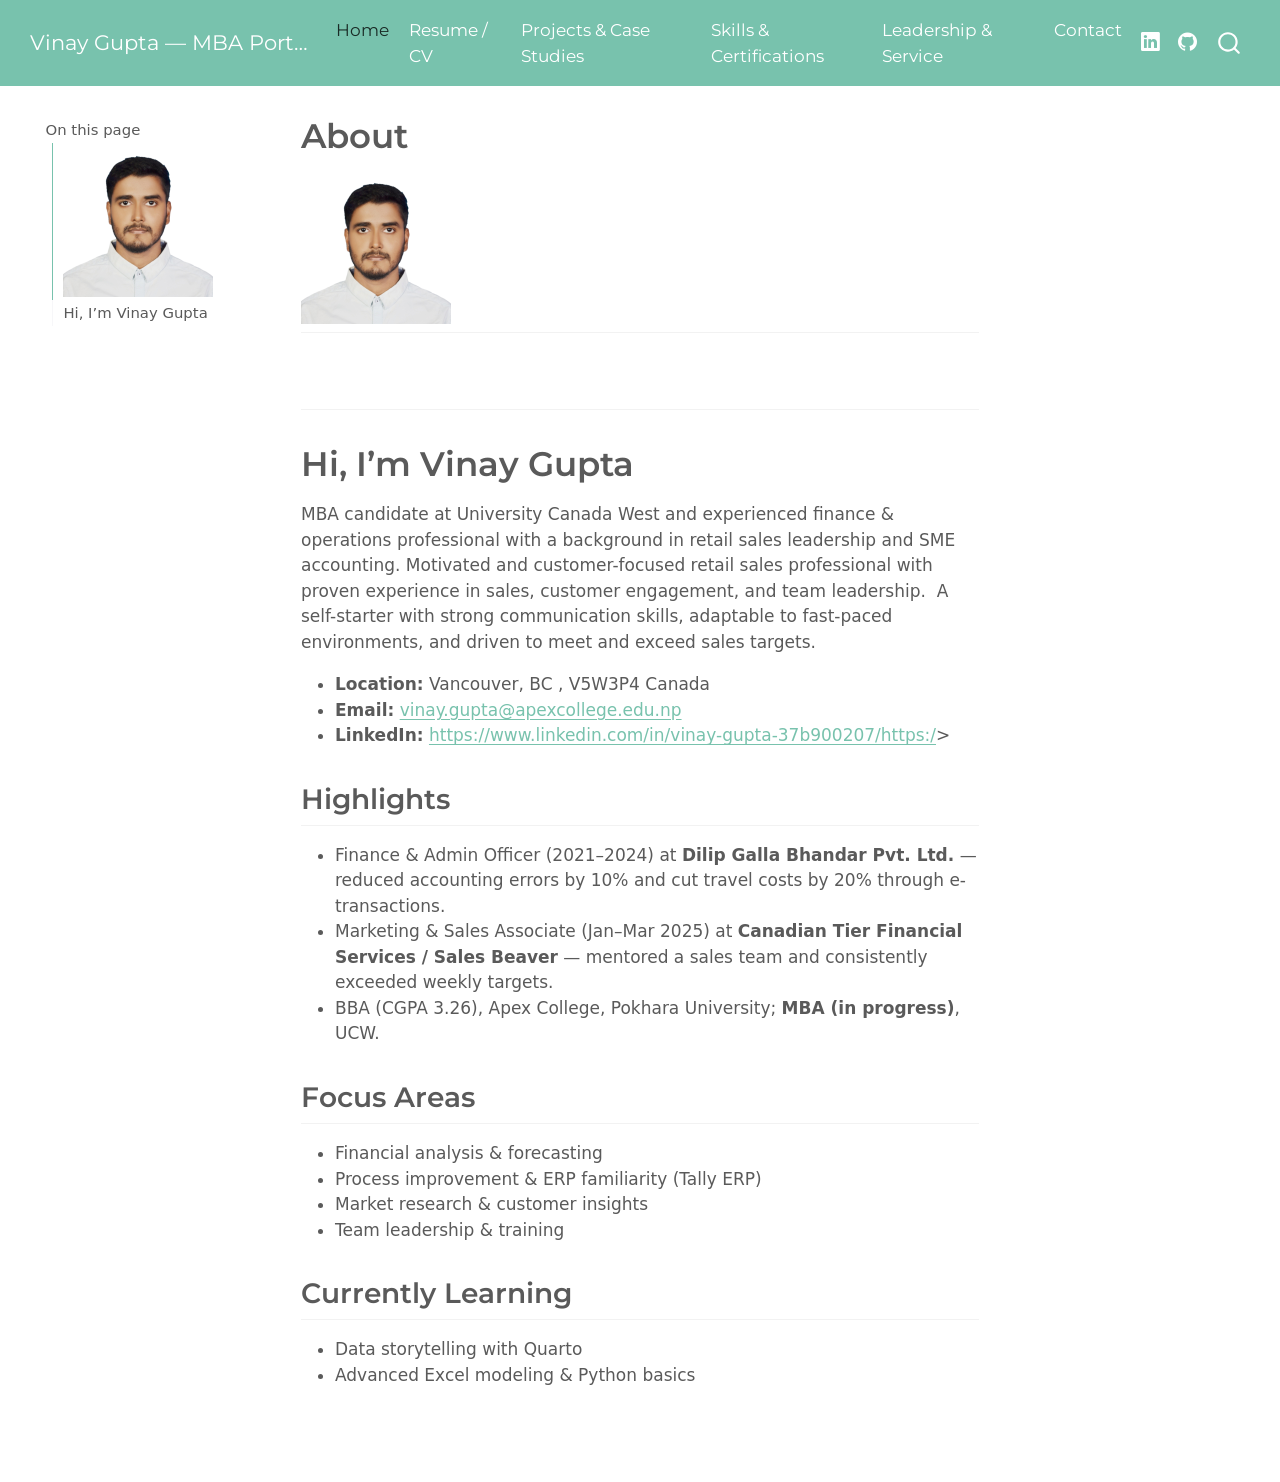
<file: docs/index.html>
<!DOCTYPE html>
<html xmlns="http://www.w3.org/1999/xhtml" lang="en" xml:lang="en"><head>

<meta charset="utf-8">
<meta name="generator" content="quarto-1.7.32">

<meta name="viewport" content="width=device-width, initial-scale=1.0, user-scalable=yes">


<title>About – Vinay Gupta — MBA Portfolio</title>
<style>
code{white-space: pre-wrap;}
span.smallcaps{font-variant: small-caps;}
div.columns{display: flex; gap: min(4vw, 1.5em);}
div.column{flex: auto; overflow-x: auto;}
div.hanging-indent{margin-left: 1.5em; text-indent: -1.5em;}
ul.task-list{list-style: none;}
ul.task-list li input[type="checkbox"] {
  width: 0.8em;
  margin: 0 0.8em 0.2em -1em; /* quarto-specific, see https://github.com/quarto-dev/quarto-cli/issues/4556 */ 
  vertical-align: middle;
}
</style>


<script src="site_libs/quarto-nav/quarto-nav.js"></script>
<script src="site_libs/quarto-nav/headroom.min.js"></script>
<script src="site_libs/clipboard/clipboard.min.js"></script>
<script src="site_libs/quarto-search/autocomplete.umd.js"></script>
<script src="site_libs/quarto-search/fuse.min.js"></script>
<script src="site_libs/quarto-search/quarto-search.js"></script>
<meta name="quarto:offset" content="./">
<script src="site_libs/quarto-html/quarto.js" type="module"></script>
<script src="site_libs/quarto-html/tabsets/tabsets.js" type="module"></script>
<script src="site_libs/quarto-html/popper.min.js"></script>
<script src="site_libs/quarto-html/tippy.umd.min.js"></script>
<script src="site_libs/quarto-html/anchor.min.js"></script>
<link href="site_libs/quarto-html/tippy.css" rel="stylesheet">
<link href="site_libs/quarto-html/quarto-syntax-highlighting-37eea08aefeeee20ff55810ff984fec1.css" rel="stylesheet" id="quarto-text-highlighting-styles">
<script src="site_libs/bootstrap/bootstrap.min.js"></script>
<link href="site_libs/bootstrap/bootstrap-icons.css" rel="stylesheet">
<link href="site_libs/bootstrap/bootstrap-aab4890235fcc168c4da85bc8f7b2891.min.css" rel="stylesheet" append-hash="true" id="quarto-bootstrap" data-mode="light">
<script id="quarto-search-options" type="application/json">{
  "location": "navbar",
  "copy-button": false,
  "collapse-after": 3,
  "panel-placement": "end",
  "type": "overlay",
  "limit": 50,
  "keyboard-shortcut": [
    "f",
    "/",
    "s"
  ],
  "show-item-context": false,
  "language": {
    "search-no-results-text": "No results",
    "search-matching-documents-text": "matching documents",
    "search-copy-link-title": "Copy link to search",
    "search-hide-matches-text": "Hide additional matches",
    "search-more-match-text": "more match in this document",
    "search-more-matches-text": "more matches in this document",
    "search-clear-button-title": "Clear",
    "search-text-placeholder": "",
    "search-detached-cancel-button-title": "Cancel",
    "search-submit-button-title": "Submit",
    "search-label": "Search"
  }
}</script>
<style>html{ scroll-behavior: smooth; }</style>


</head>

<body class="floating nav-fixed quarto-light">

<div id="quarto-search-results"></div>
  <header id="quarto-header" class="headroom fixed-top">
    <nav class="navbar navbar-expand-lg " data-bs-theme="dark">
      <div class="navbar-container container-fluid">
      <div class="navbar-brand-container mx-auto">
    <a class="navbar-brand" href="./index.html">
    <span class="navbar-title">Vinay Gupta — MBA Portfolio</span>
    </a>
  </div>
            <div id="quarto-search" class="" title="Search"></div>
          <button class="navbar-toggler" type="button" data-bs-toggle="collapse" data-bs-target="#navbarCollapse" aria-controls="navbarCollapse" role="menu" aria-expanded="false" aria-label="Toggle navigation" onclick="if (window.quartoToggleHeadroom) { window.quartoToggleHeadroom(); }">
  <span class="navbar-toggler-icon"></span>
</button>
          <div class="collapse navbar-collapse" id="navbarCollapse">
            <ul class="navbar-nav navbar-nav-scroll me-auto">
  <li class="nav-item">
    <a class="nav-link active" href="./index.html" aria-current="page"> 
<span class="menu-text">Home</span></a>
  </li>  
  <li class="nav-item">
    <a class="nav-link" href="./resume.html"> 
<span class="menu-text">Resume / CV</span></a>
  </li>  
  <li class="nav-item">
    <a class="nav-link" href="./projects.html"> 
<span class="menu-text">Projects &amp; Case Studies</span></a>
  </li>  
  <li class="nav-item">
    <a class="nav-link" href="./skills.html"> 
<span class="menu-text">Skills &amp; Certifications</span></a>
  </li>  
  <li class="nav-item">
    <a class="nav-link" href="./leadership.html"> 
<span class="menu-text">Leadership &amp; Service</span></a>
  </li>  
  <li class="nav-item">
    <a class="nav-link" href="./contact.html"> 
<span class="menu-text">Contact</span></a>
  </li>  
</ul>
            <ul class="navbar-nav navbar-nav-scroll ms-auto">
  <li class="nav-item compact">
    <a class="nav-link" href="https://www.linkedin.com/in//"> <i class="bi bi-linkedin" role="img">
</i> 
<span class="menu-text"></span></a>
  </li>  
  <li class="nav-item compact">
    <a class="nav-link" href="https://github.com//"> <i class="bi bi-github" role="img">
</i> 
<span class="menu-text"></span></a>
  </li>  
</ul>
          </div> <!-- /navcollapse -->
            <div class="quarto-navbar-tools">
</div>
      </div> <!-- /container-fluid -->
    </nav>
</header>
<!-- content -->
<div id="quarto-content" class="quarto-container page-columns page-rows-contents page-layout-article page-navbar">
<!-- sidebar -->
  <nav id="quarto-sidebar" class="sidebar collapse collapse-horizontal quarto-sidebar-collapse-item sidebar-navigation floating overflow-auto">
    <nav id="TOC" role="doc-toc" class="toc-active">
    <h2 id="toc-title">On this page</h2>
   
  <ul>
  <li><a href="#section" id="toc-section" class="nav-link active" data-scroll-target="#section"><img src="assets/headshot.jpg" class="img-fluid" width="150"></a></li>
  <li><a href="#section-1" id="toc-section-1" class="nav-link" data-scroll-target="#section-1"></a></li>
  <li><a href="#hi-im-vinay-gupta" id="toc-hi-im-vinay-gupta" class="nav-link" data-scroll-target="#hi-im-vinay-gupta">Hi, I’m Vinay Gupta</a>
  <ul class="collapse">
  <li><a href="#highlights" id="toc-highlights" class="nav-link" data-scroll-target="#highlights">Highlights</a></li>
  <li><a href="#focus-areas" id="toc-focus-areas" class="nav-link" data-scroll-target="#focus-areas">Focus Areas</a></li>
  <li><a href="#currently-learning" id="toc-currently-learning" class="nav-link" data-scroll-target="#currently-learning">Currently Learning</a></li>
  </ul></li>
  </ul>
</nav>
</nav>
<div id="quarto-sidebar-glass" class="quarto-sidebar-collapse-item" data-bs-toggle="collapse" data-bs-target=".quarto-sidebar-collapse-item"></div>
<!-- margin-sidebar -->
    <div id="quarto-margin-sidebar" class="sidebar margin-sidebar zindex-bottom">
    </div>
<!-- main -->
<main class="content" id="quarto-document-content">

<header id="title-block-header" class="quarto-title-block default">
<div class="quarto-title">
<h1 class="title">About</h1>
</div>



<div class="quarto-title-meta">

    
  
    
  </div>
  


</header>


<section id="section" class="level2">
<h2 class="anchored" data-anchor-id="section"><img src="assets/headshot.jpg" class="img-fluid" width="150"></h2>
</section>
<section id="section-1" class="level2">
<h2 class="anchored" data-anchor-id="section-1"></h2>
</section>
<section id="hi-im-vinay-gupta" class="level1">
<h1>Hi, I’m Vinay Gupta</h1>
<p>MBA candidate at University Canada West and experienced finance &amp; operations professional with a background in retail sales leadership and SME accounting. Motivated and customer-focused retail sales professional with proven experience in sales, customer engagement, and team leadership.&nbsp; A self-starter with strong communication skills, adaptable to fast-paced environments, and driven to meet and exceed sales targets.</p>
<ul>
<li><strong>Location:</strong> Vancouver, BC , V5W3P4&nbsp;Canada</li>
<li><strong>Email:</strong> <a href="mailto:vinay.gupta@apexcollege.edu.np" class="email">vinay.gupta@apexcollege.edu.np</a><br>
</li>
<li><strong>LinkedIn:</strong> <a href="https://www.linkedin.com/in/vinay-gupta-37b900207/">https://www.linkedin.com/in/vinay-gupta-37b900207/https:/</a>&gt;</li>
</ul>
<section id="highlights" class="level2">
<h2 class="anchored" data-anchor-id="highlights">Highlights</h2>
<ul>
<li>Finance &amp; Admin Officer (2021–2024) at <strong>Dilip Galla Bhandar Pvt. Ltd.</strong> — reduced accounting errors by 10% and cut travel costs by 20% through e-transactions.</li>
<li>Marketing &amp; Sales Associate (Jan–Mar 2025) at <strong>Canadian Tier Financial Services / Sales Beaver</strong> — mentored a sales team and consistently exceeded weekly targets.</li>
<li>BBA (CGPA 3.26), Apex College, Pokhara University; <strong>MBA (in progress)</strong>, UCW.</li>
</ul>
</section>
<section id="focus-areas" class="level2">
<h2 class="anchored" data-anchor-id="focus-areas">Focus Areas</h2>
<ul>
<li>Financial analysis &amp; forecasting<br>
</li>
<li>Process improvement &amp; ERP familiarity (Tally ERP)<br>
</li>
<li>Market research &amp; customer insights<br>
</li>
<li>Team leadership &amp; training</li>
</ul>
</section>
<section id="currently-learning" class="level2">
<h2 class="anchored" data-anchor-id="currently-learning">Currently Learning</h2>
<ul>
<li>Data storytelling with Quarto<br>
</li>
<li>Advanced Excel modeling &amp; Python basics</li>
</ul>


</section>
</section>

</main> <!-- /main -->
<script id="quarto-html-after-body" type="application/javascript">
  window.document.addEventListener("DOMContentLoaded", function (event) {
    const icon = "";
    const anchorJS = new window.AnchorJS();
    anchorJS.options = {
      placement: 'right',
      icon: icon
    };
    anchorJS.add('.anchored');
    const isCodeAnnotation = (el) => {
      for (const clz of el.classList) {
        if (clz.startsWith('code-annotation-')) {                     
          return true;
        }
      }
      return false;
    }
    const onCopySuccess = function(e) {
      // button target
      const button = e.trigger;
      // don't keep focus
      button.blur();
      // flash "checked"
      button.classList.add('code-copy-button-checked');
      var currentTitle = button.getAttribute("title");
      button.setAttribute("title", "Copied!");
      let tooltip;
      if (window.bootstrap) {
        button.setAttribute("data-bs-toggle", "tooltip");
        button.setAttribute("data-bs-placement", "left");
        button.setAttribute("data-bs-title", "Copied!");
        tooltip = new bootstrap.Tooltip(button, 
          { trigger: "manual", 
            customClass: "code-copy-button-tooltip",
            offset: [0, -8]});
        tooltip.show();    
      }
      setTimeout(function() {
        if (tooltip) {
          tooltip.hide();
          button.removeAttribute("data-bs-title");
          button.removeAttribute("data-bs-toggle");
          button.removeAttribute("data-bs-placement");
        }
        button.setAttribute("title", currentTitle);
        button.classList.remove('code-copy-button-checked');
      }, 1000);
      // clear code selection
      e.clearSelection();
    }
    const getTextToCopy = function(trigger) {
        const codeEl = trigger.previousElementSibling.cloneNode(true);
        for (const childEl of codeEl.children) {
          if (isCodeAnnotation(childEl)) {
            childEl.remove();
          }
        }
        return codeEl.innerText;
    }
    const clipboard = new window.ClipboardJS('.code-copy-button:not([data-in-quarto-modal])', {
      text: getTextToCopy
    });
    clipboard.on('success', onCopySuccess);
    if (window.document.getElementById('quarto-embedded-source-code-modal')) {
      const clipboardModal = new window.ClipboardJS('.code-copy-button[data-in-quarto-modal]', {
        text: getTextToCopy,
        container: window.document.getElementById('quarto-embedded-source-code-modal')
      });
      clipboardModal.on('success', onCopySuccess);
    }
      var localhostRegex = new RegExp(/^(?:http|https):\/\/localhost\:?[0-9]*\//);
      var mailtoRegex = new RegExp(/^mailto:/);
        var filterRegex = new RegExp("https:\/\/<your-github-username>\.github\.io\/vinay-mba-portfolio");
      var isInternal = (href) => {
          return filterRegex.test(href) || localhostRegex.test(href) || mailtoRegex.test(href);
      }
      // Inspect non-navigation links and adorn them if external
     var links = window.document.querySelectorAll('a[href]:not(.nav-link):not(.navbar-brand):not(.toc-action):not(.sidebar-link):not(.sidebar-item-toggle):not(.pagination-link):not(.no-external):not([aria-hidden]):not(.dropdown-item):not(.quarto-navigation-tool):not(.about-link)');
      for (var i=0; i<links.length; i++) {
        const link = links[i];
        if (!isInternal(link.href)) {
          // undo the damage that might have been done by quarto-nav.js in the case of
          // links that we want to consider external
          if (link.dataset.originalHref !== undefined) {
            link.href = link.dataset.originalHref;
          }
            // target, if specified
            link.setAttribute("target", "_blank");
            if (link.getAttribute("rel") === null) {
              link.setAttribute("rel", "noopener");
            }
        }
      }
    function tippyHover(el, contentFn, onTriggerFn, onUntriggerFn) {
      const config = {
        allowHTML: true,
        maxWidth: 500,
        delay: 100,
        arrow: false,
        appendTo: function(el) {
            return el.parentElement;
        },
        interactive: true,
        interactiveBorder: 10,
        theme: 'quarto',
        placement: 'bottom-start',
      };
      if (contentFn) {
        config.content = contentFn;
      }
      if (onTriggerFn) {
        config.onTrigger = onTriggerFn;
      }
      if (onUntriggerFn) {
        config.onUntrigger = onUntriggerFn;
      }
      window.tippy(el, config); 
    }
    const noterefs = window.document.querySelectorAll('a[role="doc-noteref"]');
    for (var i=0; i<noterefs.length; i++) {
      const ref = noterefs[i];
      tippyHover(ref, function() {
        // use id or data attribute instead here
        let href = ref.getAttribute('data-footnote-href') || ref.getAttribute('href');
        try { href = new URL(href).hash; } catch {}
        const id = href.replace(/^#\/?/, "");
        const note = window.document.getElementById(id);
        if (note) {
          return note.innerHTML;
        } else {
          return "";
        }
      });
    }
    const xrefs = window.document.querySelectorAll('a.quarto-xref');
    const processXRef = (id, note) => {
      // Strip column container classes
      const stripColumnClz = (el) => {
        el.classList.remove("page-full", "page-columns");
        if (el.children) {
          for (const child of el.children) {
            stripColumnClz(child);
          }
        }
      }
      stripColumnClz(note)
      if (id === null || id.startsWith('sec-')) {
        // Special case sections, only their first couple elements
        const container = document.createElement("div");
        if (note.children && note.children.length > 2) {
          container.appendChild(note.children[0].cloneNode(true));
          for (let i = 1; i < note.children.length; i++) {
            const child = note.children[i];
            if (child.tagName === "P" && child.innerText === "") {
              continue;
            } else {
              container.appendChild(child.cloneNode(true));
              break;
            }
          }
          if (window.Quarto?.typesetMath) {
            window.Quarto.typesetMath(container);
          }
          return container.innerHTML
        } else {
          if (window.Quarto?.typesetMath) {
            window.Quarto.typesetMath(note);
          }
          return note.innerHTML;
        }
      } else {
        // Remove any anchor links if they are present
        const anchorLink = note.querySelector('a.anchorjs-link');
        if (anchorLink) {
          anchorLink.remove();
        }
        if (window.Quarto?.typesetMath) {
          window.Quarto.typesetMath(note);
        }
        if (note.classList.contains("callout")) {
          return note.outerHTML;
        } else {
          return note.innerHTML;
        }
      }
    }
    for (var i=0; i<xrefs.length; i++) {
      const xref = xrefs[i];
      tippyHover(xref, undefined, function(instance) {
        instance.disable();
        let url = xref.getAttribute('href');
        let hash = undefined; 
        if (url.startsWith('#')) {
          hash = url;
        } else {
          try { hash = new URL(url).hash; } catch {}
        }
        if (hash) {
          const id = hash.replace(/^#\/?/, "");
          const note = window.document.getElementById(id);
          if (note !== null) {
            try {
              const html = processXRef(id, note.cloneNode(true));
              instance.setContent(html);
            } finally {
              instance.enable();
              instance.show();
            }
          } else {
            // See if we can fetch this
            fetch(url.split('#')[0])
            .then(res => res.text())
            .then(html => {
              const parser = new DOMParser();
              const htmlDoc = parser.parseFromString(html, "text/html");
              const note = htmlDoc.getElementById(id);
              if (note !== null) {
                const html = processXRef(id, note);
                instance.setContent(html);
              } 
            }).finally(() => {
              instance.enable();
              instance.show();
            });
          }
        } else {
          // See if we can fetch a full url (with no hash to target)
          // This is a special case and we should probably do some content thinning / targeting
          fetch(url)
          .then(res => res.text())
          .then(html => {
            const parser = new DOMParser();
            const htmlDoc = parser.parseFromString(html, "text/html");
            const note = htmlDoc.querySelector('main.content');
            if (note !== null) {
              // This should only happen for chapter cross references
              // (since there is no id in the URL)
              // remove the first header
              if (note.children.length > 0 && note.children[0].tagName === "HEADER") {
                note.children[0].remove();
              }
              const html = processXRef(null, note);
              instance.setContent(html);
            } 
          }).finally(() => {
            instance.enable();
            instance.show();
          });
        }
      }, function(instance) {
      });
    }
        let selectedAnnoteEl;
        const selectorForAnnotation = ( cell, annotation) => {
          let cellAttr = 'data-code-cell="' + cell + '"';
          let lineAttr = 'data-code-annotation="' +  annotation + '"';
          const selector = 'span[' + cellAttr + '][' + lineAttr + ']';
          return selector;
        }
        const selectCodeLines = (annoteEl) => {
          const doc = window.document;
          const targetCell = annoteEl.getAttribute("data-target-cell");
          const targetAnnotation = annoteEl.getAttribute("data-target-annotation");
          const annoteSpan = window.document.querySelector(selectorForAnnotation(targetCell, targetAnnotation));
          const lines = annoteSpan.getAttribute("data-code-lines").split(",");
          const lineIds = lines.map((line) => {
            return targetCell + "-" + line;
          })
          let top = null;
          let height = null;
          let parent = null;
          if (lineIds.length > 0) {
              //compute the position of the single el (top and bottom and make a div)
              const el = window.document.getElementById(lineIds[0]);
              top = el.offsetTop;
              height = el.offsetHeight;
              parent = el.parentElement.parentElement;
            if (lineIds.length > 1) {
              const lastEl = window.document.getElementById(lineIds[lineIds.length - 1]);
              const bottom = lastEl.offsetTop + lastEl.offsetHeight;
              height = bottom - top;
            }
            if (top !== null && height !== null && parent !== null) {
              // cook up a div (if necessary) and position it 
              let div = window.document.getElementById("code-annotation-line-highlight");
              if (div === null) {
                div = window.document.createElement("div");
                div.setAttribute("id", "code-annotation-line-highlight");
                div.style.position = 'absolute';
                parent.appendChild(div);
              }
              div.style.top = top - 2 + "px";
              div.style.height = height + 4 + "px";
              div.style.left = 0;
              let gutterDiv = window.document.getElementById("code-annotation-line-highlight-gutter");
              if (gutterDiv === null) {
                gutterDiv = window.document.createElement("div");
                gutterDiv.setAttribute("id", "code-annotation-line-highlight-gutter");
                gutterDiv.style.position = 'absolute';
                const codeCell = window.document.getElementById(targetCell);
                const gutter = codeCell.querySelector('.code-annotation-gutter');
                gutter.appendChild(gutterDiv);
              }
              gutterDiv.style.top = top - 2 + "px";
              gutterDiv.style.height = height + 4 + "px";
            }
            selectedAnnoteEl = annoteEl;
          }
        };
        const unselectCodeLines = () => {
          const elementsIds = ["code-annotation-line-highlight", "code-annotation-line-highlight-gutter"];
          elementsIds.forEach((elId) => {
            const div = window.document.getElementById(elId);
            if (div) {
              div.remove();
            }
          });
          selectedAnnoteEl = undefined;
        };
          // Handle positioning of the toggle
      window.addEventListener(
        "resize",
        throttle(() => {
          elRect = undefined;
          if (selectedAnnoteEl) {
            selectCodeLines(selectedAnnoteEl);
          }
        }, 10)
      );
      function throttle(fn, ms) {
      let throttle = false;
      let timer;
        return (...args) => {
          if(!throttle) { // first call gets through
              fn.apply(this, args);
              throttle = true;
          } else { // all the others get throttled
              if(timer) clearTimeout(timer); // cancel #2
              timer = setTimeout(() => {
                fn.apply(this, args);
                timer = throttle = false;
              }, ms);
          }
        };
      }
        // Attach click handler to the DT
        const annoteDls = window.document.querySelectorAll('dt[data-target-cell]');
        for (const annoteDlNode of annoteDls) {
          annoteDlNode.addEventListener('click', (event) => {
            const clickedEl = event.target;
            if (clickedEl !== selectedAnnoteEl) {
              unselectCodeLines();
              const activeEl = window.document.querySelector('dt[data-target-cell].code-annotation-active');
              if (activeEl) {
                activeEl.classList.remove('code-annotation-active');
              }
              selectCodeLines(clickedEl);
              clickedEl.classList.add('code-annotation-active');
            } else {
              // Unselect the line
              unselectCodeLines();
              clickedEl.classList.remove('code-annotation-active');
            }
          });
        }
    const findCites = (el) => {
      const parentEl = el.parentElement;
      if (parentEl) {
        const cites = parentEl.dataset.cites;
        if (cites) {
          return {
            el,
            cites: cites.split(' ')
          };
        } else {
          return findCites(el.parentElement)
        }
      } else {
        return undefined;
      }
    };
    var bibliorefs = window.document.querySelectorAll('a[role="doc-biblioref"]');
    for (var i=0; i<bibliorefs.length; i++) {
      const ref = bibliorefs[i];
      const citeInfo = findCites(ref);
      if (citeInfo) {
        tippyHover(citeInfo.el, function() {
          var popup = window.document.createElement('div');
          citeInfo.cites.forEach(function(cite) {
            var citeDiv = window.document.createElement('div');
            citeDiv.classList.add('hanging-indent');
            citeDiv.classList.add('csl-entry');
            var biblioDiv = window.document.getElementById('ref-' + cite);
            if (biblioDiv) {
              citeDiv.innerHTML = biblioDiv.innerHTML;
            }
            popup.appendChild(citeDiv);
          });
          return popup.innerHTML;
        });
      }
    }
  });
  </script>
</div> <!-- /content -->




<script src="site_libs/quarto-html/zenscroll-min.js"></script>
</body></html>
</file>
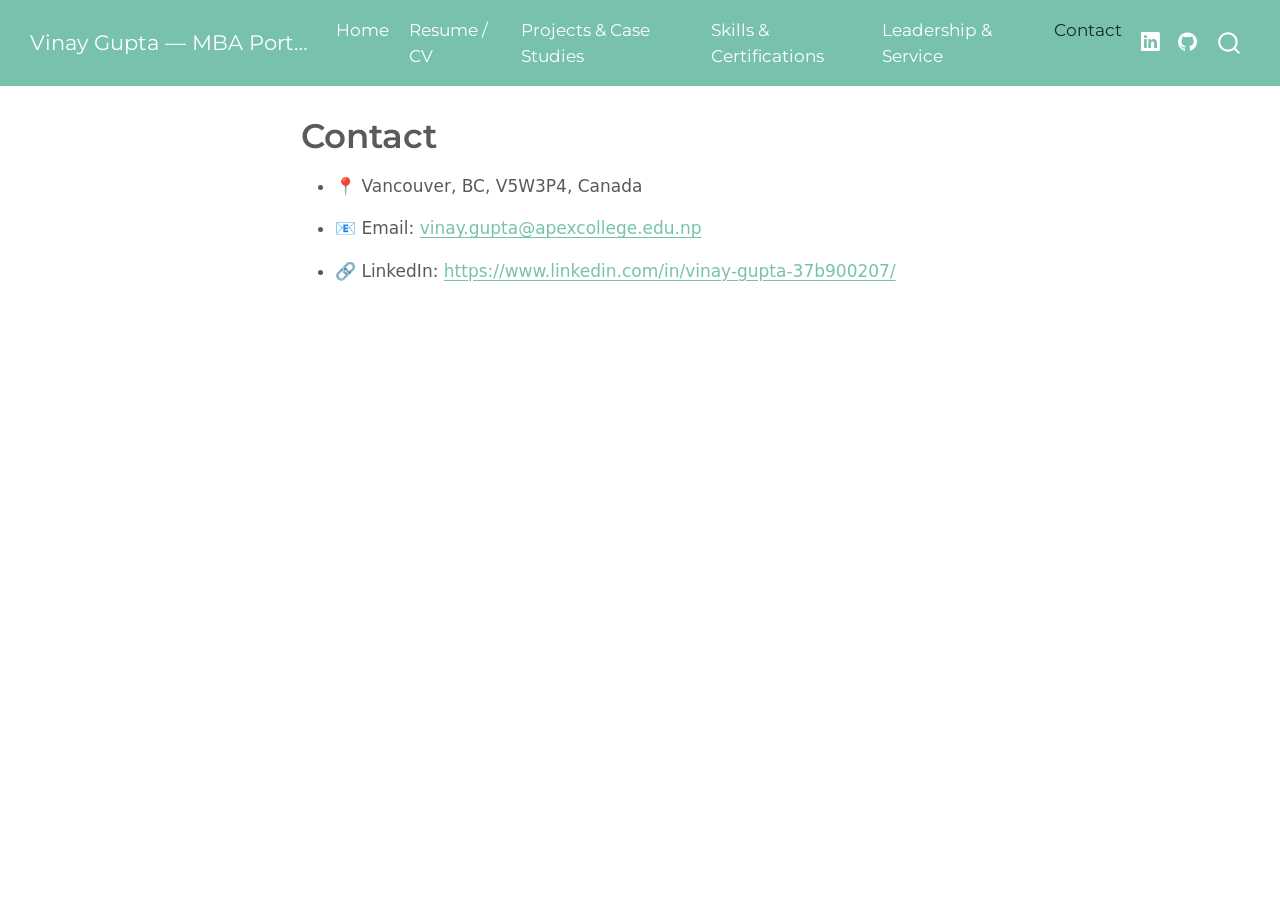
<file: docs/contact.html>
<!DOCTYPE html>
<html xmlns="http://www.w3.org/1999/xhtml" lang="en" xml:lang="en"><head>

<meta charset="utf-8">
<meta name="generator" content="quarto-1.7.32">

<meta name="viewport" content="width=device-width, initial-scale=1.0, user-scalable=yes">


<title>Contact – Vinay Gupta — MBA Portfolio</title>
<style>
code{white-space: pre-wrap;}
span.smallcaps{font-variant: small-caps;}
div.columns{display: flex; gap: min(4vw, 1.5em);}
div.column{flex: auto; overflow-x: auto;}
div.hanging-indent{margin-left: 1.5em; text-indent: -1.5em;}
ul.task-list{list-style: none;}
ul.task-list li input[type="checkbox"] {
  width: 0.8em;
  margin: 0 0.8em 0.2em -1em; /* quarto-specific, see https://github.com/quarto-dev/quarto-cli/issues/4556 */ 
  vertical-align: middle;
}
</style>


<script src="site_libs/quarto-nav/quarto-nav.js"></script>
<script src="site_libs/quarto-nav/headroom.min.js"></script>
<script src="site_libs/clipboard/clipboard.min.js"></script>
<script src="site_libs/quarto-search/autocomplete.umd.js"></script>
<script src="site_libs/quarto-search/fuse.min.js"></script>
<script src="site_libs/quarto-search/quarto-search.js"></script>
<meta name="quarto:offset" content="./">
<script src="site_libs/quarto-html/quarto.js" type="module"></script>
<script src="site_libs/quarto-html/tabsets/tabsets.js" type="module"></script>
<script src="site_libs/quarto-html/popper.min.js"></script>
<script src="site_libs/quarto-html/tippy.umd.min.js"></script>
<script src="site_libs/quarto-html/anchor.min.js"></script>
<link href="site_libs/quarto-html/tippy.css" rel="stylesheet">
<link href="site_libs/quarto-html/quarto-syntax-highlighting-37eea08aefeeee20ff55810ff984fec1.css" rel="stylesheet" id="quarto-text-highlighting-styles">
<script src="site_libs/bootstrap/bootstrap.min.js"></script>
<link href="site_libs/bootstrap/bootstrap-icons.css" rel="stylesheet">
<link href="site_libs/bootstrap/bootstrap-aab4890235fcc168c4da85bc8f7b2891.min.css" rel="stylesheet" append-hash="true" id="quarto-bootstrap" data-mode="light">
<script id="quarto-search-options" type="application/json">{
  "location": "navbar",
  "copy-button": false,
  "collapse-after": 3,
  "panel-placement": "end",
  "type": "overlay",
  "limit": 50,
  "keyboard-shortcut": [
    "f",
    "/",
    "s"
  ],
  "show-item-context": false,
  "language": {
    "search-no-results-text": "No results",
    "search-matching-documents-text": "matching documents",
    "search-copy-link-title": "Copy link to search",
    "search-hide-matches-text": "Hide additional matches",
    "search-more-match-text": "more match in this document",
    "search-more-matches-text": "more matches in this document",
    "search-clear-button-title": "Clear",
    "search-text-placeholder": "",
    "search-detached-cancel-button-title": "Cancel",
    "search-submit-button-title": "Submit",
    "search-label": "Search"
  }
}</script>
<style>html{ scroll-behavior: smooth; }</style>


</head>

<body class="floating nav-fixed quarto-light">

<div id="quarto-search-results"></div>
  <header id="quarto-header" class="headroom fixed-top">
    <nav class="navbar navbar-expand-lg " data-bs-theme="dark">
      <div class="navbar-container container-fluid">
      <div class="navbar-brand-container mx-auto">
    <a class="navbar-brand" href="./index.html">
    <span class="navbar-title">Vinay Gupta — MBA Portfolio</span>
    </a>
  </div>
            <div id="quarto-search" class="" title="Search"></div>
          <button class="navbar-toggler" type="button" data-bs-toggle="collapse" data-bs-target="#navbarCollapse" aria-controls="navbarCollapse" role="menu" aria-expanded="false" aria-label="Toggle navigation" onclick="if (window.quartoToggleHeadroom) { window.quartoToggleHeadroom(); }">
  <span class="navbar-toggler-icon"></span>
</button>
          <div class="collapse navbar-collapse" id="navbarCollapse">
            <ul class="navbar-nav navbar-nav-scroll me-auto">
  <li class="nav-item">
    <a class="nav-link" href="./index.html"> 
<span class="menu-text">Home</span></a>
  </li>  
  <li class="nav-item">
    <a class="nav-link" href="./resume.html"> 
<span class="menu-text">Resume / CV</span></a>
  </li>  
  <li class="nav-item">
    <a class="nav-link" href="./projects.html"> 
<span class="menu-text">Projects &amp; Case Studies</span></a>
  </li>  
  <li class="nav-item">
    <a class="nav-link" href="./skills.html"> 
<span class="menu-text">Skills &amp; Certifications</span></a>
  </li>  
  <li class="nav-item">
    <a class="nav-link" href="./leadership.html"> 
<span class="menu-text">Leadership &amp; Service</span></a>
  </li>  
  <li class="nav-item">
    <a class="nav-link active" href="./contact.html" aria-current="page"> 
<span class="menu-text">Contact</span></a>
  </li>  
</ul>
            <ul class="navbar-nav navbar-nav-scroll ms-auto">
  <li class="nav-item compact">
    <a class="nav-link" href="https://www.linkedin.com/in//"> <i class="bi bi-linkedin" role="img">
</i> 
<span class="menu-text"></span></a>
  </li>  
  <li class="nav-item compact">
    <a class="nav-link" href="https://github.com//"> <i class="bi bi-github" role="img">
</i> 
<span class="menu-text"></span></a>
  </li>  
</ul>
          </div> <!-- /navcollapse -->
            <div class="quarto-navbar-tools">
</div>
      </div> <!-- /container-fluid -->
    </nav>
</header>
<!-- content -->
<div id="quarto-content" class="quarto-container page-columns page-rows-contents page-layout-article page-navbar">
<!-- sidebar -->
  <nav id="quarto-sidebar" class="sidebar collapse collapse-horizontal quarto-sidebar-collapse-item sidebar-navigation floating overflow-auto">
    
</nav>
<div id="quarto-sidebar-glass" class="quarto-sidebar-collapse-item" data-bs-toggle="collapse" data-bs-target=".quarto-sidebar-collapse-item"></div>
<!-- margin-sidebar -->
    <div id="quarto-margin-sidebar" class="sidebar margin-sidebar zindex-bottom">
    </div>
<!-- main -->
<main class="content" id="quarto-document-content">

<header id="title-block-header" class="quarto-title-block default">
<div class="quarto-title">
<h1 class="title">Contact</h1>
</div>



<div class="quarto-title-meta">

    
  
    
  </div>
  


</header>


<ul>
<li><p>📍 Vancouver, BC, V5W3P4, Canada<br>
</p></li>
<li><p>📧 Email: <a href="mailto:vinay.gupta@apexcollege.edu.np" class="email">vinay.gupta@apexcollege.edu.np</a><br>
</p></li>
<li><p>🔗 LinkedIn: <a href="https://www.linkedin.com/in/vinay-gupta-37b900207/" class="uri">https://www.linkedin.com/in/vinay-gupta-37b900207/</a><br>
</p></li>
</ul>



</main> <!-- /main -->
<script id="quarto-html-after-body" type="application/javascript">
  window.document.addEventListener("DOMContentLoaded", function (event) {
    const icon = "";
    const anchorJS = new window.AnchorJS();
    anchorJS.options = {
      placement: 'right',
      icon: icon
    };
    anchorJS.add('.anchored');
    const isCodeAnnotation = (el) => {
      for (const clz of el.classList) {
        if (clz.startsWith('code-annotation-')) {                     
          return true;
        }
      }
      return false;
    }
    const onCopySuccess = function(e) {
      // button target
      const button = e.trigger;
      // don't keep focus
      button.blur();
      // flash "checked"
      button.classList.add('code-copy-button-checked');
      var currentTitle = button.getAttribute("title");
      button.setAttribute("title", "Copied!");
      let tooltip;
      if (window.bootstrap) {
        button.setAttribute("data-bs-toggle", "tooltip");
        button.setAttribute("data-bs-placement", "left");
        button.setAttribute("data-bs-title", "Copied!");
        tooltip = new bootstrap.Tooltip(button, 
          { trigger: "manual", 
            customClass: "code-copy-button-tooltip",
            offset: [0, -8]});
        tooltip.show();    
      }
      setTimeout(function() {
        if (tooltip) {
          tooltip.hide();
          button.removeAttribute("data-bs-title");
          button.removeAttribute("data-bs-toggle");
          button.removeAttribute("data-bs-placement");
        }
        button.setAttribute("title", currentTitle);
        button.classList.remove('code-copy-button-checked');
      }, 1000);
      // clear code selection
      e.clearSelection();
    }
    const getTextToCopy = function(trigger) {
        const codeEl = trigger.previousElementSibling.cloneNode(true);
        for (const childEl of codeEl.children) {
          if (isCodeAnnotation(childEl)) {
            childEl.remove();
          }
        }
        return codeEl.innerText;
    }
    const clipboard = new window.ClipboardJS('.code-copy-button:not([data-in-quarto-modal])', {
      text: getTextToCopy
    });
    clipboard.on('success', onCopySuccess);
    if (window.document.getElementById('quarto-embedded-source-code-modal')) {
      const clipboardModal = new window.ClipboardJS('.code-copy-button[data-in-quarto-modal]', {
        text: getTextToCopy,
        container: window.document.getElementById('quarto-embedded-source-code-modal')
      });
      clipboardModal.on('success', onCopySuccess);
    }
      var localhostRegex = new RegExp(/^(?:http|https):\/\/localhost\:?[0-9]*\//);
      var mailtoRegex = new RegExp(/^mailto:/);
        var filterRegex = new RegExp("https:\/\/<your-github-username>\.github\.io\/vinay-mba-portfolio");
      var isInternal = (href) => {
          return filterRegex.test(href) || localhostRegex.test(href) || mailtoRegex.test(href);
      }
      // Inspect non-navigation links and adorn them if external
     var links = window.document.querySelectorAll('a[href]:not(.nav-link):not(.navbar-brand):not(.toc-action):not(.sidebar-link):not(.sidebar-item-toggle):not(.pagination-link):not(.no-external):not([aria-hidden]):not(.dropdown-item):not(.quarto-navigation-tool):not(.about-link)');
      for (var i=0; i<links.length; i++) {
        const link = links[i];
        if (!isInternal(link.href)) {
          // undo the damage that might have been done by quarto-nav.js in the case of
          // links that we want to consider external
          if (link.dataset.originalHref !== undefined) {
            link.href = link.dataset.originalHref;
          }
            // target, if specified
            link.setAttribute("target", "_blank");
            if (link.getAttribute("rel") === null) {
              link.setAttribute("rel", "noopener");
            }
        }
      }
    function tippyHover(el, contentFn, onTriggerFn, onUntriggerFn) {
      const config = {
        allowHTML: true,
        maxWidth: 500,
        delay: 100,
        arrow: false,
        appendTo: function(el) {
            return el.parentElement;
        },
        interactive: true,
        interactiveBorder: 10,
        theme: 'quarto',
        placement: 'bottom-start',
      };
      if (contentFn) {
        config.content = contentFn;
      }
      if (onTriggerFn) {
        config.onTrigger = onTriggerFn;
      }
      if (onUntriggerFn) {
        config.onUntrigger = onUntriggerFn;
      }
      window.tippy(el, config); 
    }
    const noterefs = window.document.querySelectorAll('a[role="doc-noteref"]');
    for (var i=0; i<noterefs.length; i++) {
      const ref = noterefs[i];
      tippyHover(ref, function() {
        // use id or data attribute instead here
        let href = ref.getAttribute('data-footnote-href') || ref.getAttribute('href');
        try { href = new URL(href).hash; } catch {}
        const id = href.replace(/^#\/?/, "");
        const note = window.document.getElementById(id);
        if (note) {
          return note.innerHTML;
        } else {
          return "";
        }
      });
    }
    const xrefs = window.document.querySelectorAll('a.quarto-xref');
    const processXRef = (id, note) => {
      // Strip column container classes
      const stripColumnClz = (el) => {
        el.classList.remove("page-full", "page-columns");
        if (el.children) {
          for (const child of el.children) {
            stripColumnClz(child);
          }
        }
      }
      stripColumnClz(note)
      if (id === null || id.startsWith('sec-')) {
        // Special case sections, only their first couple elements
        const container = document.createElement("div");
        if (note.children && note.children.length > 2) {
          container.appendChild(note.children[0].cloneNode(true));
          for (let i = 1; i < note.children.length; i++) {
            const child = note.children[i];
            if (child.tagName === "P" && child.innerText === "") {
              continue;
            } else {
              container.appendChild(child.cloneNode(true));
              break;
            }
          }
          if (window.Quarto?.typesetMath) {
            window.Quarto.typesetMath(container);
          }
          return container.innerHTML
        } else {
          if (window.Quarto?.typesetMath) {
            window.Quarto.typesetMath(note);
          }
          return note.innerHTML;
        }
      } else {
        // Remove any anchor links if they are present
        const anchorLink = note.querySelector('a.anchorjs-link');
        if (anchorLink) {
          anchorLink.remove();
        }
        if (window.Quarto?.typesetMath) {
          window.Quarto.typesetMath(note);
        }
        if (note.classList.contains("callout")) {
          return note.outerHTML;
        } else {
          return note.innerHTML;
        }
      }
    }
    for (var i=0; i<xrefs.length; i++) {
      const xref = xrefs[i];
      tippyHover(xref, undefined, function(instance) {
        instance.disable();
        let url = xref.getAttribute('href');
        let hash = undefined; 
        if (url.startsWith('#')) {
          hash = url;
        } else {
          try { hash = new URL(url).hash; } catch {}
        }
        if (hash) {
          const id = hash.replace(/^#\/?/, "");
          const note = window.document.getElementById(id);
          if (note !== null) {
            try {
              const html = processXRef(id, note.cloneNode(true));
              instance.setContent(html);
            } finally {
              instance.enable();
              instance.show();
            }
          } else {
            // See if we can fetch this
            fetch(url.split('#')[0])
            .then(res => res.text())
            .then(html => {
              const parser = new DOMParser();
              const htmlDoc = parser.parseFromString(html, "text/html");
              const note = htmlDoc.getElementById(id);
              if (note !== null) {
                const html = processXRef(id, note);
                instance.setContent(html);
              } 
            }).finally(() => {
              instance.enable();
              instance.show();
            });
          }
        } else {
          // See if we can fetch a full url (with no hash to target)
          // This is a special case and we should probably do some content thinning / targeting
          fetch(url)
          .then(res => res.text())
          .then(html => {
            const parser = new DOMParser();
            const htmlDoc = parser.parseFromString(html, "text/html");
            const note = htmlDoc.querySelector('main.content');
            if (note !== null) {
              // This should only happen for chapter cross references
              // (since there is no id in the URL)
              // remove the first header
              if (note.children.length > 0 && note.children[0].tagName === "HEADER") {
                note.children[0].remove();
              }
              const html = processXRef(null, note);
              instance.setContent(html);
            } 
          }).finally(() => {
            instance.enable();
            instance.show();
          });
        }
      }, function(instance) {
      });
    }
        let selectedAnnoteEl;
        const selectorForAnnotation = ( cell, annotation) => {
          let cellAttr = 'data-code-cell="' + cell + '"';
          let lineAttr = 'data-code-annotation="' +  annotation + '"';
          const selector = 'span[' + cellAttr + '][' + lineAttr + ']';
          return selector;
        }
        const selectCodeLines = (annoteEl) => {
          const doc = window.document;
          const targetCell = annoteEl.getAttribute("data-target-cell");
          const targetAnnotation = annoteEl.getAttribute("data-target-annotation");
          const annoteSpan = window.document.querySelector(selectorForAnnotation(targetCell, targetAnnotation));
          const lines = annoteSpan.getAttribute("data-code-lines").split(",");
          const lineIds = lines.map((line) => {
            return targetCell + "-" + line;
          })
          let top = null;
          let height = null;
          let parent = null;
          if (lineIds.length > 0) {
              //compute the position of the single el (top and bottom and make a div)
              const el = window.document.getElementById(lineIds[0]);
              top = el.offsetTop;
              height = el.offsetHeight;
              parent = el.parentElement.parentElement;
            if (lineIds.length > 1) {
              const lastEl = window.document.getElementById(lineIds[lineIds.length - 1]);
              const bottom = lastEl.offsetTop + lastEl.offsetHeight;
              height = bottom - top;
            }
            if (top !== null && height !== null && parent !== null) {
              // cook up a div (if necessary) and position it 
              let div = window.document.getElementById("code-annotation-line-highlight");
              if (div === null) {
                div = window.document.createElement("div");
                div.setAttribute("id", "code-annotation-line-highlight");
                div.style.position = 'absolute';
                parent.appendChild(div);
              }
              div.style.top = top - 2 + "px";
              div.style.height = height + 4 + "px";
              div.style.left = 0;
              let gutterDiv = window.document.getElementById("code-annotation-line-highlight-gutter");
              if (gutterDiv === null) {
                gutterDiv = window.document.createElement("div");
                gutterDiv.setAttribute("id", "code-annotation-line-highlight-gutter");
                gutterDiv.style.position = 'absolute';
                const codeCell = window.document.getElementById(targetCell);
                const gutter = codeCell.querySelector('.code-annotation-gutter');
                gutter.appendChild(gutterDiv);
              }
              gutterDiv.style.top = top - 2 + "px";
              gutterDiv.style.height = height + 4 + "px";
            }
            selectedAnnoteEl = annoteEl;
          }
        };
        const unselectCodeLines = () => {
          const elementsIds = ["code-annotation-line-highlight", "code-annotation-line-highlight-gutter"];
          elementsIds.forEach((elId) => {
            const div = window.document.getElementById(elId);
            if (div) {
              div.remove();
            }
          });
          selectedAnnoteEl = undefined;
        };
          // Handle positioning of the toggle
      window.addEventListener(
        "resize",
        throttle(() => {
          elRect = undefined;
          if (selectedAnnoteEl) {
            selectCodeLines(selectedAnnoteEl);
          }
        }, 10)
      );
      function throttle(fn, ms) {
      let throttle = false;
      let timer;
        return (...args) => {
          if(!throttle) { // first call gets through
              fn.apply(this, args);
              throttle = true;
          } else { // all the others get throttled
              if(timer) clearTimeout(timer); // cancel #2
              timer = setTimeout(() => {
                fn.apply(this, args);
                timer = throttle = false;
              }, ms);
          }
        };
      }
        // Attach click handler to the DT
        const annoteDls = window.document.querySelectorAll('dt[data-target-cell]');
        for (const annoteDlNode of annoteDls) {
          annoteDlNode.addEventListener('click', (event) => {
            const clickedEl = event.target;
            if (clickedEl !== selectedAnnoteEl) {
              unselectCodeLines();
              const activeEl = window.document.querySelector('dt[data-target-cell].code-annotation-active');
              if (activeEl) {
                activeEl.classList.remove('code-annotation-active');
              }
              selectCodeLines(clickedEl);
              clickedEl.classList.add('code-annotation-active');
            } else {
              // Unselect the line
              unselectCodeLines();
              clickedEl.classList.remove('code-annotation-active');
            }
          });
        }
    const findCites = (el) => {
      const parentEl = el.parentElement;
      if (parentEl) {
        const cites = parentEl.dataset.cites;
        if (cites) {
          return {
            el,
            cites: cites.split(' ')
          };
        } else {
          return findCites(el.parentElement)
        }
      } else {
        return undefined;
      }
    };
    var bibliorefs = window.document.querySelectorAll('a[role="doc-biblioref"]');
    for (var i=0; i<bibliorefs.length; i++) {
      const ref = bibliorefs[i];
      const citeInfo = findCites(ref);
      if (citeInfo) {
        tippyHover(citeInfo.el, function() {
          var popup = window.document.createElement('div');
          citeInfo.cites.forEach(function(cite) {
            var citeDiv = window.document.createElement('div');
            citeDiv.classList.add('hanging-indent');
            citeDiv.classList.add('csl-entry');
            var biblioDiv = window.document.getElementById('ref-' + cite);
            if (biblioDiv) {
              citeDiv.innerHTML = biblioDiv.innerHTML;
            }
            popup.appendChild(citeDiv);
          });
          return popup.innerHTML;
        });
      }
    }
  });
  </script>
</div> <!-- /content -->




<script src="site_libs/quarto-html/zenscroll-min.js"></script>
</body></html>
</file>
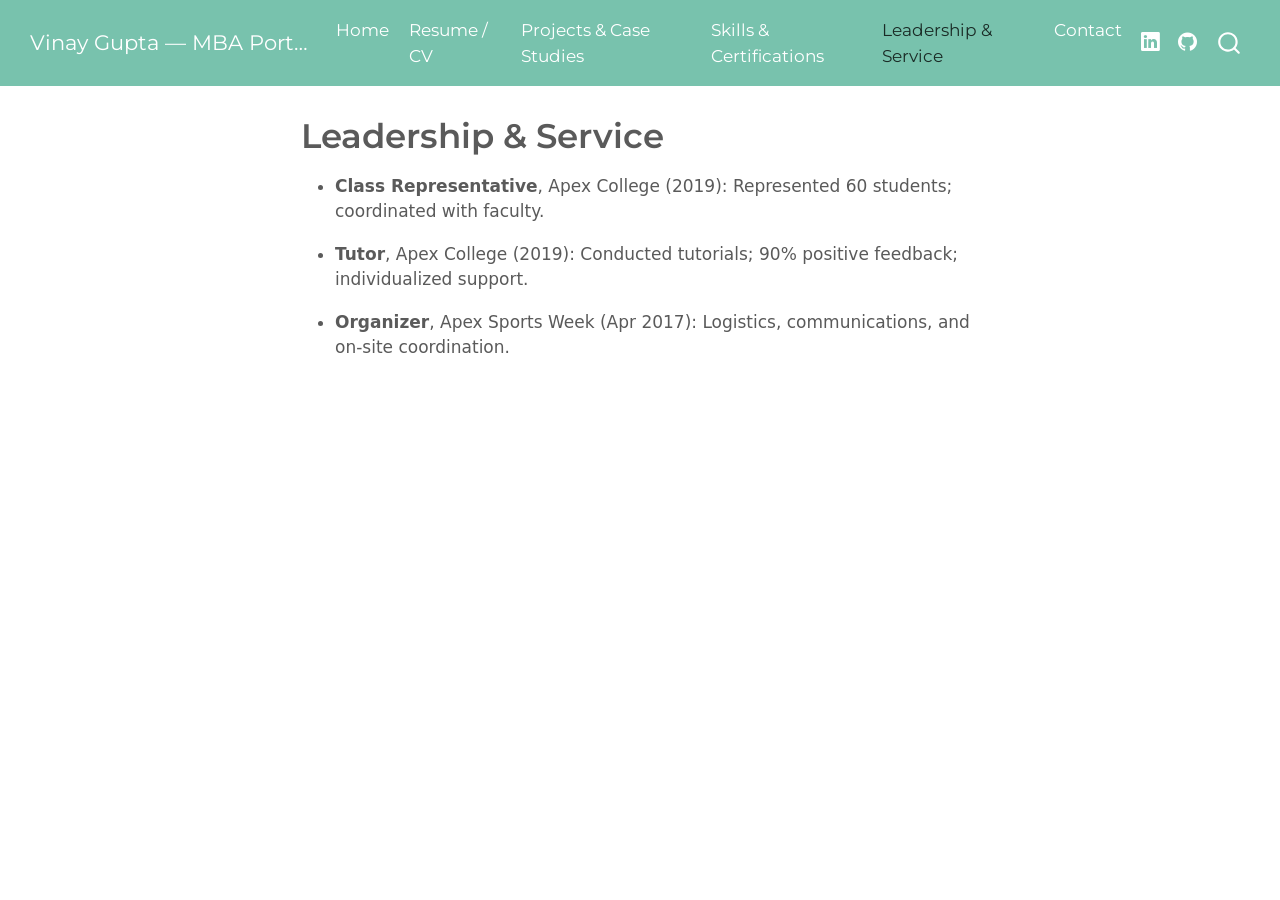
<file: docs/leadership.html>
<!DOCTYPE html>
<html xmlns="http://www.w3.org/1999/xhtml" lang="en" xml:lang="en"><head>

<meta charset="utf-8">
<meta name="generator" content="quarto-1.7.32">

<meta name="viewport" content="width=device-width, initial-scale=1.0, user-scalable=yes">


<title>Leadership &amp; Service – Vinay Gupta — MBA Portfolio</title>
<style>
code{white-space: pre-wrap;}
span.smallcaps{font-variant: small-caps;}
div.columns{display: flex; gap: min(4vw, 1.5em);}
div.column{flex: auto; overflow-x: auto;}
div.hanging-indent{margin-left: 1.5em; text-indent: -1.5em;}
ul.task-list{list-style: none;}
ul.task-list li input[type="checkbox"] {
  width: 0.8em;
  margin: 0 0.8em 0.2em -1em; /* quarto-specific, see https://github.com/quarto-dev/quarto-cli/issues/4556 */ 
  vertical-align: middle;
}
</style>


<script src="site_libs/quarto-nav/quarto-nav.js"></script>
<script src="site_libs/quarto-nav/headroom.min.js"></script>
<script src="site_libs/clipboard/clipboard.min.js"></script>
<script src="site_libs/quarto-search/autocomplete.umd.js"></script>
<script src="site_libs/quarto-search/fuse.min.js"></script>
<script src="site_libs/quarto-search/quarto-search.js"></script>
<meta name="quarto:offset" content="./">
<script src="site_libs/quarto-html/quarto.js" type="module"></script>
<script src="site_libs/quarto-html/tabsets/tabsets.js" type="module"></script>
<script src="site_libs/quarto-html/popper.min.js"></script>
<script src="site_libs/quarto-html/tippy.umd.min.js"></script>
<script src="site_libs/quarto-html/anchor.min.js"></script>
<link href="site_libs/quarto-html/tippy.css" rel="stylesheet">
<link href="site_libs/quarto-html/quarto-syntax-highlighting-37eea08aefeeee20ff55810ff984fec1.css" rel="stylesheet" id="quarto-text-highlighting-styles">
<script src="site_libs/bootstrap/bootstrap.min.js"></script>
<link href="site_libs/bootstrap/bootstrap-icons.css" rel="stylesheet">
<link href="site_libs/bootstrap/bootstrap-aab4890235fcc168c4da85bc8f7b2891.min.css" rel="stylesheet" append-hash="true" id="quarto-bootstrap" data-mode="light">
<script id="quarto-search-options" type="application/json">{
  "location": "navbar",
  "copy-button": false,
  "collapse-after": 3,
  "panel-placement": "end",
  "type": "overlay",
  "limit": 50,
  "keyboard-shortcut": [
    "f",
    "/",
    "s"
  ],
  "show-item-context": false,
  "language": {
    "search-no-results-text": "No results",
    "search-matching-documents-text": "matching documents",
    "search-copy-link-title": "Copy link to search",
    "search-hide-matches-text": "Hide additional matches",
    "search-more-match-text": "more match in this document",
    "search-more-matches-text": "more matches in this document",
    "search-clear-button-title": "Clear",
    "search-text-placeholder": "",
    "search-detached-cancel-button-title": "Cancel",
    "search-submit-button-title": "Submit",
    "search-label": "Search"
  }
}</script>
<style>html{ scroll-behavior: smooth; }</style>


</head>

<body class="floating nav-fixed quarto-light">

<div id="quarto-search-results"></div>
  <header id="quarto-header" class="headroom fixed-top">
    <nav class="navbar navbar-expand-lg " data-bs-theme="dark">
      <div class="navbar-container container-fluid">
      <div class="navbar-brand-container mx-auto">
    <a class="navbar-brand" href="./index.html">
    <span class="navbar-title">Vinay Gupta — MBA Portfolio</span>
    </a>
  </div>
            <div id="quarto-search" class="" title="Search"></div>
          <button class="navbar-toggler" type="button" data-bs-toggle="collapse" data-bs-target="#navbarCollapse" aria-controls="navbarCollapse" role="menu" aria-expanded="false" aria-label="Toggle navigation" onclick="if (window.quartoToggleHeadroom) { window.quartoToggleHeadroom(); }">
  <span class="navbar-toggler-icon"></span>
</button>
          <div class="collapse navbar-collapse" id="navbarCollapse">
            <ul class="navbar-nav navbar-nav-scroll me-auto">
  <li class="nav-item">
    <a class="nav-link" href="./index.html"> 
<span class="menu-text">Home</span></a>
  </li>  
  <li class="nav-item">
    <a class="nav-link" href="./resume.html"> 
<span class="menu-text">Resume / CV</span></a>
  </li>  
  <li class="nav-item">
    <a class="nav-link" href="./projects.html"> 
<span class="menu-text">Projects &amp; Case Studies</span></a>
  </li>  
  <li class="nav-item">
    <a class="nav-link" href="./skills.html"> 
<span class="menu-text">Skills &amp; Certifications</span></a>
  </li>  
  <li class="nav-item">
    <a class="nav-link active" href="./leadership.html" aria-current="page"> 
<span class="menu-text">Leadership &amp; Service</span></a>
  </li>  
  <li class="nav-item">
    <a class="nav-link" href="./contact.html"> 
<span class="menu-text">Contact</span></a>
  </li>  
</ul>
            <ul class="navbar-nav navbar-nav-scroll ms-auto">
  <li class="nav-item compact">
    <a class="nav-link" href="https://www.linkedin.com/in//"> <i class="bi bi-linkedin" role="img">
</i> 
<span class="menu-text"></span></a>
  </li>  
  <li class="nav-item compact">
    <a class="nav-link" href="https://github.com//"> <i class="bi bi-github" role="img">
</i> 
<span class="menu-text"></span></a>
  </li>  
</ul>
          </div> <!-- /navcollapse -->
            <div class="quarto-navbar-tools">
</div>
      </div> <!-- /container-fluid -->
    </nav>
</header>
<!-- content -->
<div id="quarto-content" class="quarto-container page-columns page-rows-contents page-layout-article page-navbar">
<!-- sidebar -->
  <nav id="quarto-sidebar" class="sidebar collapse collapse-horizontal quarto-sidebar-collapse-item sidebar-navigation floating overflow-auto">
    
</nav>
<div id="quarto-sidebar-glass" class="quarto-sidebar-collapse-item" data-bs-toggle="collapse" data-bs-target=".quarto-sidebar-collapse-item"></div>
<!-- margin-sidebar -->
    <div id="quarto-margin-sidebar" class="sidebar margin-sidebar zindex-bottom">
    </div>
<!-- main -->
<main class="content" id="quarto-document-content">

<header id="title-block-header" class="quarto-title-block default">
<div class="quarto-title">
<h1 class="title">Leadership &amp; Service</h1>
</div>



<div class="quarto-title-meta">

    
  
    
  </div>
  


</header>


<ul>
<li><p><strong>Class Representative</strong>, Apex College (2019): Represented 60 students; coordinated with faculty.<br>
</p></li>
<li><p><strong>Tutor</strong>, Apex College (2019): Conducted tutorials; 90% positive feedback; individualized support.<br>
</p></li>
<li><p><strong>Organizer</strong>, Apex Sports Week (Apr 2017): Logistics, communications, and on‑site coordination.</p></li>
</ul>



</main> <!-- /main -->
<script id="quarto-html-after-body" type="application/javascript">
  window.document.addEventListener("DOMContentLoaded", function (event) {
    const icon = "";
    const anchorJS = new window.AnchorJS();
    anchorJS.options = {
      placement: 'right',
      icon: icon
    };
    anchorJS.add('.anchored');
    const isCodeAnnotation = (el) => {
      for (const clz of el.classList) {
        if (clz.startsWith('code-annotation-')) {                     
          return true;
        }
      }
      return false;
    }
    const onCopySuccess = function(e) {
      // button target
      const button = e.trigger;
      // don't keep focus
      button.blur();
      // flash "checked"
      button.classList.add('code-copy-button-checked');
      var currentTitle = button.getAttribute("title");
      button.setAttribute("title", "Copied!");
      let tooltip;
      if (window.bootstrap) {
        button.setAttribute("data-bs-toggle", "tooltip");
        button.setAttribute("data-bs-placement", "left");
        button.setAttribute("data-bs-title", "Copied!");
        tooltip = new bootstrap.Tooltip(button, 
          { trigger: "manual", 
            customClass: "code-copy-button-tooltip",
            offset: [0, -8]});
        tooltip.show();    
      }
      setTimeout(function() {
        if (tooltip) {
          tooltip.hide();
          button.removeAttribute("data-bs-title");
          button.removeAttribute("data-bs-toggle");
          button.removeAttribute("data-bs-placement");
        }
        button.setAttribute("title", currentTitle);
        button.classList.remove('code-copy-button-checked');
      }, 1000);
      // clear code selection
      e.clearSelection();
    }
    const getTextToCopy = function(trigger) {
        const codeEl = trigger.previousElementSibling.cloneNode(true);
        for (const childEl of codeEl.children) {
          if (isCodeAnnotation(childEl)) {
            childEl.remove();
          }
        }
        return codeEl.innerText;
    }
    const clipboard = new window.ClipboardJS('.code-copy-button:not([data-in-quarto-modal])', {
      text: getTextToCopy
    });
    clipboard.on('success', onCopySuccess);
    if (window.document.getElementById('quarto-embedded-source-code-modal')) {
      const clipboardModal = new window.ClipboardJS('.code-copy-button[data-in-quarto-modal]', {
        text: getTextToCopy,
        container: window.document.getElementById('quarto-embedded-source-code-modal')
      });
      clipboardModal.on('success', onCopySuccess);
    }
      var localhostRegex = new RegExp(/^(?:http|https):\/\/localhost\:?[0-9]*\//);
      var mailtoRegex = new RegExp(/^mailto:/);
        var filterRegex = new RegExp("https:\/\/<your-github-username>\.github\.io\/vinay-mba-portfolio");
      var isInternal = (href) => {
          return filterRegex.test(href) || localhostRegex.test(href) || mailtoRegex.test(href);
      }
      // Inspect non-navigation links and adorn them if external
     var links = window.document.querySelectorAll('a[href]:not(.nav-link):not(.navbar-brand):not(.toc-action):not(.sidebar-link):not(.sidebar-item-toggle):not(.pagination-link):not(.no-external):not([aria-hidden]):not(.dropdown-item):not(.quarto-navigation-tool):not(.about-link)');
      for (var i=0; i<links.length; i++) {
        const link = links[i];
        if (!isInternal(link.href)) {
          // undo the damage that might have been done by quarto-nav.js in the case of
          // links that we want to consider external
          if (link.dataset.originalHref !== undefined) {
            link.href = link.dataset.originalHref;
          }
            // target, if specified
            link.setAttribute("target", "_blank");
            if (link.getAttribute("rel") === null) {
              link.setAttribute("rel", "noopener");
            }
        }
      }
    function tippyHover(el, contentFn, onTriggerFn, onUntriggerFn) {
      const config = {
        allowHTML: true,
        maxWidth: 500,
        delay: 100,
        arrow: false,
        appendTo: function(el) {
            return el.parentElement;
        },
        interactive: true,
        interactiveBorder: 10,
        theme: 'quarto',
        placement: 'bottom-start',
      };
      if (contentFn) {
        config.content = contentFn;
      }
      if (onTriggerFn) {
        config.onTrigger = onTriggerFn;
      }
      if (onUntriggerFn) {
        config.onUntrigger = onUntriggerFn;
      }
      window.tippy(el, config); 
    }
    const noterefs = window.document.querySelectorAll('a[role="doc-noteref"]');
    for (var i=0; i<noterefs.length; i++) {
      const ref = noterefs[i];
      tippyHover(ref, function() {
        // use id or data attribute instead here
        let href = ref.getAttribute('data-footnote-href') || ref.getAttribute('href');
        try { href = new URL(href).hash; } catch {}
        const id = href.replace(/^#\/?/, "");
        const note = window.document.getElementById(id);
        if (note) {
          return note.innerHTML;
        } else {
          return "";
        }
      });
    }
    const xrefs = window.document.querySelectorAll('a.quarto-xref');
    const processXRef = (id, note) => {
      // Strip column container classes
      const stripColumnClz = (el) => {
        el.classList.remove("page-full", "page-columns");
        if (el.children) {
          for (const child of el.children) {
            stripColumnClz(child);
          }
        }
      }
      stripColumnClz(note)
      if (id === null || id.startsWith('sec-')) {
        // Special case sections, only their first couple elements
        const container = document.createElement("div");
        if (note.children && note.children.length > 2) {
          container.appendChild(note.children[0].cloneNode(true));
          for (let i = 1; i < note.children.length; i++) {
            const child = note.children[i];
            if (child.tagName === "P" && child.innerText === "") {
              continue;
            } else {
              container.appendChild(child.cloneNode(true));
              break;
            }
          }
          if (window.Quarto?.typesetMath) {
            window.Quarto.typesetMath(container);
          }
          return container.innerHTML
        } else {
          if (window.Quarto?.typesetMath) {
            window.Quarto.typesetMath(note);
          }
          return note.innerHTML;
        }
      } else {
        // Remove any anchor links if they are present
        const anchorLink = note.querySelector('a.anchorjs-link');
        if (anchorLink) {
          anchorLink.remove();
        }
        if (window.Quarto?.typesetMath) {
          window.Quarto.typesetMath(note);
        }
        if (note.classList.contains("callout")) {
          return note.outerHTML;
        } else {
          return note.innerHTML;
        }
      }
    }
    for (var i=0; i<xrefs.length; i++) {
      const xref = xrefs[i];
      tippyHover(xref, undefined, function(instance) {
        instance.disable();
        let url = xref.getAttribute('href');
        let hash = undefined; 
        if (url.startsWith('#')) {
          hash = url;
        } else {
          try { hash = new URL(url).hash; } catch {}
        }
        if (hash) {
          const id = hash.replace(/^#\/?/, "");
          const note = window.document.getElementById(id);
          if (note !== null) {
            try {
              const html = processXRef(id, note.cloneNode(true));
              instance.setContent(html);
            } finally {
              instance.enable();
              instance.show();
            }
          } else {
            // See if we can fetch this
            fetch(url.split('#')[0])
            .then(res => res.text())
            .then(html => {
              const parser = new DOMParser();
              const htmlDoc = parser.parseFromString(html, "text/html");
              const note = htmlDoc.getElementById(id);
              if (note !== null) {
                const html = processXRef(id, note);
                instance.setContent(html);
              } 
            }).finally(() => {
              instance.enable();
              instance.show();
            });
          }
        } else {
          // See if we can fetch a full url (with no hash to target)
          // This is a special case and we should probably do some content thinning / targeting
          fetch(url)
          .then(res => res.text())
          .then(html => {
            const parser = new DOMParser();
            const htmlDoc = parser.parseFromString(html, "text/html");
            const note = htmlDoc.querySelector('main.content');
            if (note !== null) {
              // This should only happen for chapter cross references
              // (since there is no id in the URL)
              // remove the first header
              if (note.children.length > 0 && note.children[0].tagName === "HEADER") {
                note.children[0].remove();
              }
              const html = processXRef(null, note);
              instance.setContent(html);
            } 
          }).finally(() => {
            instance.enable();
            instance.show();
          });
        }
      }, function(instance) {
      });
    }
        let selectedAnnoteEl;
        const selectorForAnnotation = ( cell, annotation) => {
          let cellAttr = 'data-code-cell="' + cell + '"';
          let lineAttr = 'data-code-annotation="' +  annotation + '"';
          const selector = 'span[' + cellAttr + '][' + lineAttr + ']';
          return selector;
        }
        const selectCodeLines = (annoteEl) => {
          const doc = window.document;
          const targetCell = annoteEl.getAttribute("data-target-cell");
          const targetAnnotation = annoteEl.getAttribute("data-target-annotation");
          const annoteSpan = window.document.querySelector(selectorForAnnotation(targetCell, targetAnnotation));
          const lines = annoteSpan.getAttribute("data-code-lines").split(",");
          const lineIds = lines.map((line) => {
            return targetCell + "-" + line;
          })
          let top = null;
          let height = null;
          let parent = null;
          if (lineIds.length > 0) {
              //compute the position of the single el (top and bottom and make a div)
              const el = window.document.getElementById(lineIds[0]);
              top = el.offsetTop;
              height = el.offsetHeight;
              parent = el.parentElement.parentElement;
            if (lineIds.length > 1) {
              const lastEl = window.document.getElementById(lineIds[lineIds.length - 1]);
              const bottom = lastEl.offsetTop + lastEl.offsetHeight;
              height = bottom - top;
            }
            if (top !== null && height !== null && parent !== null) {
              // cook up a div (if necessary) and position it 
              let div = window.document.getElementById("code-annotation-line-highlight");
              if (div === null) {
                div = window.document.createElement("div");
                div.setAttribute("id", "code-annotation-line-highlight");
                div.style.position = 'absolute';
                parent.appendChild(div);
              }
              div.style.top = top - 2 + "px";
              div.style.height = height + 4 + "px";
              div.style.left = 0;
              let gutterDiv = window.document.getElementById("code-annotation-line-highlight-gutter");
              if (gutterDiv === null) {
                gutterDiv = window.document.createElement("div");
                gutterDiv.setAttribute("id", "code-annotation-line-highlight-gutter");
                gutterDiv.style.position = 'absolute';
                const codeCell = window.document.getElementById(targetCell);
                const gutter = codeCell.querySelector('.code-annotation-gutter');
                gutter.appendChild(gutterDiv);
              }
              gutterDiv.style.top = top - 2 + "px";
              gutterDiv.style.height = height + 4 + "px";
            }
            selectedAnnoteEl = annoteEl;
          }
        };
        const unselectCodeLines = () => {
          const elementsIds = ["code-annotation-line-highlight", "code-annotation-line-highlight-gutter"];
          elementsIds.forEach((elId) => {
            const div = window.document.getElementById(elId);
            if (div) {
              div.remove();
            }
          });
          selectedAnnoteEl = undefined;
        };
          // Handle positioning of the toggle
      window.addEventListener(
        "resize",
        throttle(() => {
          elRect = undefined;
          if (selectedAnnoteEl) {
            selectCodeLines(selectedAnnoteEl);
          }
        }, 10)
      );
      function throttle(fn, ms) {
      let throttle = false;
      let timer;
        return (...args) => {
          if(!throttle) { // first call gets through
              fn.apply(this, args);
              throttle = true;
          } else { // all the others get throttled
              if(timer) clearTimeout(timer); // cancel #2
              timer = setTimeout(() => {
                fn.apply(this, args);
                timer = throttle = false;
              }, ms);
          }
        };
      }
        // Attach click handler to the DT
        const annoteDls = window.document.querySelectorAll('dt[data-target-cell]');
        for (const annoteDlNode of annoteDls) {
          annoteDlNode.addEventListener('click', (event) => {
            const clickedEl = event.target;
            if (clickedEl !== selectedAnnoteEl) {
              unselectCodeLines();
              const activeEl = window.document.querySelector('dt[data-target-cell].code-annotation-active');
              if (activeEl) {
                activeEl.classList.remove('code-annotation-active');
              }
              selectCodeLines(clickedEl);
              clickedEl.classList.add('code-annotation-active');
            } else {
              // Unselect the line
              unselectCodeLines();
              clickedEl.classList.remove('code-annotation-active');
            }
          });
        }
    const findCites = (el) => {
      const parentEl = el.parentElement;
      if (parentEl) {
        const cites = parentEl.dataset.cites;
        if (cites) {
          return {
            el,
            cites: cites.split(' ')
          };
        } else {
          return findCites(el.parentElement)
        }
      } else {
        return undefined;
      }
    };
    var bibliorefs = window.document.querySelectorAll('a[role="doc-biblioref"]');
    for (var i=0; i<bibliorefs.length; i++) {
      const ref = bibliorefs[i];
      const citeInfo = findCites(ref);
      if (citeInfo) {
        tippyHover(citeInfo.el, function() {
          var popup = window.document.createElement('div');
          citeInfo.cites.forEach(function(cite) {
            var citeDiv = window.document.createElement('div');
            citeDiv.classList.add('hanging-indent');
            citeDiv.classList.add('csl-entry');
            var biblioDiv = window.document.getElementById('ref-' + cite);
            if (biblioDiv) {
              citeDiv.innerHTML = biblioDiv.innerHTML;
            }
            popup.appendChild(citeDiv);
          });
          return popup.innerHTML;
        });
      }
    }
  });
  </script>
</div> <!-- /content -->




<script src="site_libs/quarto-html/zenscroll-min.js"></script>
</body></html>
</file>
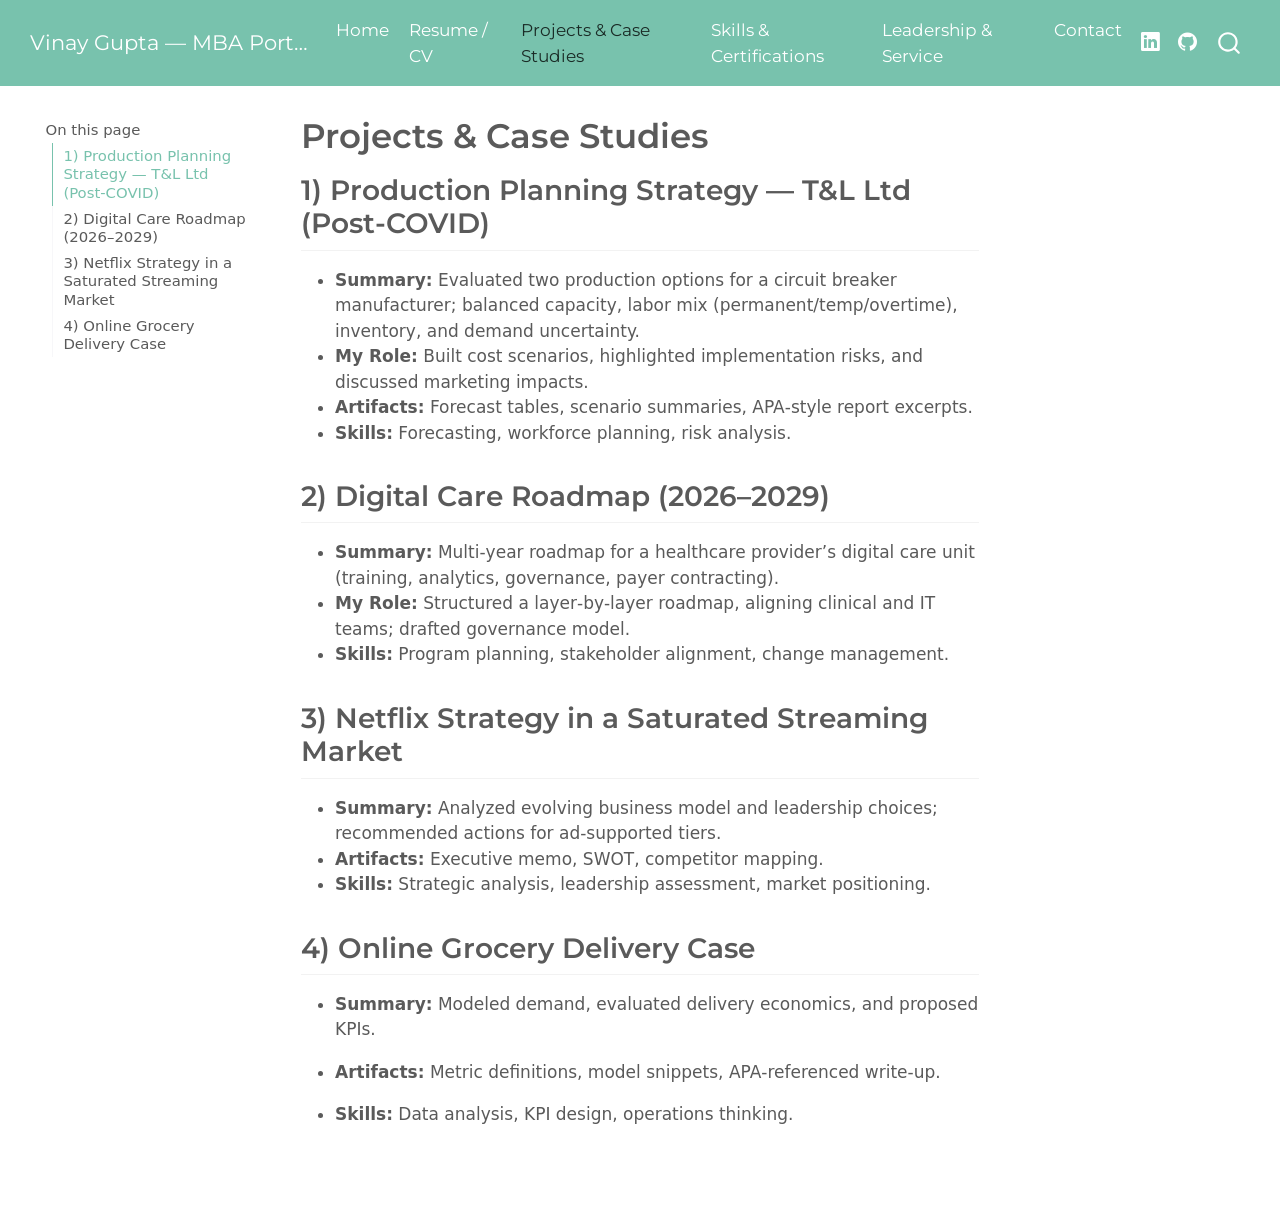
<file: docs/projects.html>
<!DOCTYPE html>
<html xmlns="http://www.w3.org/1999/xhtml" lang="en" xml:lang="en"><head>

<meta charset="utf-8">
<meta name="generator" content="quarto-1.7.32">

<meta name="viewport" content="width=device-width, initial-scale=1.0, user-scalable=yes">


<title>Projects &amp; Case Studies – Vinay Gupta — MBA Portfolio</title>
<style>
code{white-space: pre-wrap;}
span.smallcaps{font-variant: small-caps;}
div.columns{display: flex; gap: min(4vw, 1.5em);}
div.column{flex: auto; overflow-x: auto;}
div.hanging-indent{margin-left: 1.5em; text-indent: -1.5em;}
ul.task-list{list-style: none;}
ul.task-list li input[type="checkbox"] {
  width: 0.8em;
  margin: 0 0.8em 0.2em -1em; /* quarto-specific, see https://github.com/quarto-dev/quarto-cli/issues/4556 */ 
  vertical-align: middle;
}
</style>


<script src="site_libs/quarto-nav/quarto-nav.js"></script>
<script src="site_libs/quarto-nav/headroom.min.js"></script>
<script src="site_libs/clipboard/clipboard.min.js"></script>
<script src="site_libs/quarto-search/autocomplete.umd.js"></script>
<script src="site_libs/quarto-search/fuse.min.js"></script>
<script src="site_libs/quarto-search/quarto-search.js"></script>
<meta name="quarto:offset" content="./">
<script src="site_libs/quarto-html/quarto.js" type="module"></script>
<script src="site_libs/quarto-html/tabsets/tabsets.js" type="module"></script>
<script src="site_libs/quarto-html/popper.min.js"></script>
<script src="site_libs/quarto-html/tippy.umd.min.js"></script>
<script src="site_libs/quarto-html/anchor.min.js"></script>
<link href="site_libs/quarto-html/tippy.css" rel="stylesheet">
<link href="site_libs/quarto-html/quarto-syntax-highlighting-37eea08aefeeee20ff55810ff984fec1.css" rel="stylesheet" id="quarto-text-highlighting-styles">
<script src="site_libs/bootstrap/bootstrap.min.js"></script>
<link href="site_libs/bootstrap/bootstrap-icons.css" rel="stylesheet">
<link href="site_libs/bootstrap/bootstrap-aab4890235fcc168c4da85bc8f7b2891.min.css" rel="stylesheet" append-hash="true" id="quarto-bootstrap" data-mode="light">
<script id="quarto-search-options" type="application/json">{
  "location": "navbar",
  "copy-button": false,
  "collapse-after": 3,
  "panel-placement": "end",
  "type": "overlay",
  "limit": 50,
  "keyboard-shortcut": [
    "f",
    "/",
    "s"
  ],
  "show-item-context": false,
  "language": {
    "search-no-results-text": "No results",
    "search-matching-documents-text": "matching documents",
    "search-copy-link-title": "Copy link to search",
    "search-hide-matches-text": "Hide additional matches",
    "search-more-match-text": "more match in this document",
    "search-more-matches-text": "more matches in this document",
    "search-clear-button-title": "Clear",
    "search-text-placeholder": "",
    "search-detached-cancel-button-title": "Cancel",
    "search-submit-button-title": "Submit",
    "search-label": "Search"
  }
}</script>
<style>html{ scroll-behavior: smooth; }</style>


</head>

<body class="floating nav-fixed quarto-light">

<div id="quarto-search-results"></div>
  <header id="quarto-header" class="headroom fixed-top">
    <nav class="navbar navbar-expand-lg " data-bs-theme="dark">
      <div class="navbar-container container-fluid">
      <div class="navbar-brand-container mx-auto">
    <a class="navbar-brand" href="./index.html">
    <span class="navbar-title">Vinay Gupta — MBA Portfolio</span>
    </a>
  </div>
            <div id="quarto-search" class="" title="Search"></div>
          <button class="navbar-toggler" type="button" data-bs-toggle="collapse" data-bs-target="#navbarCollapse" aria-controls="navbarCollapse" role="menu" aria-expanded="false" aria-label="Toggle navigation" onclick="if (window.quartoToggleHeadroom) { window.quartoToggleHeadroom(); }">
  <span class="navbar-toggler-icon"></span>
</button>
          <div class="collapse navbar-collapse" id="navbarCollapse">
            <ul class="navbar-nav navbar-nav-scroll me-auto">
  <li class="nav-item">
    <a class="nav-link" href="./index.html"> 
<span class="menu-text">Home</span></a>
  </li>  
  <li class="nav-item">
    <a class="nav-link" href="./resume.html"> 
<span class="menu-text">Resume / CV</span></a>
  </li>  
  <li class="nav-item">
    <a class="nav-link active" href="./projects.html" aria-current="page"> 
<span class="menu-text">Projects &amp; Case Studies</span></a>
  </li>  
  <li class="nav-item">
    <a class="nav-link" href="./skills.html"> 
<span class="menu-text">Skills &amp; Certifications</span></a>
  </li>  
  <li class="nav-item">
    <a class="nav-link" href="./leadership.html"> 
<span class="menu-text">Leadership &amp; Service</span></a>
  </li>  
  <li class="nav-item">
    <a class="nav-link" href="./contact.html"> 
<span class="menu-text">Contact</span></a>
  </li>  
</ul>
            <ul class="navbar-nav navbar-nav-scroll ms-auto">
  <li class="nav-item compact">
    <a class="nav-link" href="https://www.linkedin.com/in//"> <i class="bi bi-linkedin" role="img">
</i> 
<span class="menu-text"></span></a>
  </li>  
  <li class="nav-item compact">
    <a class="nav-link" href="https://github.com//"> <i class="bi bi-github" role="img">
</i> 
<span class="menu-text"></span></a>
  </li>  
</ul>
          </div> <!-- /navcollapse -->
            <div class="quarto-navbar-tools">
</div>
      </div> <!-- /container-fluid -->
    </nav>
</header>
<!-- content -->
<div id="quarto-content" class="quarto-container page-columns page-rows-contents page-layout-article page-navbar">
<!-- sidebar -->
  <nav id="quarto-sidebar" class="sidebar collapse collapse-horizontal quarto-sidebar-collapse-item sidebar-navigation floating overflow-auto">
    <nav id="TOC" role="doc-toc" class="toc-active">
    <h2 id="toc-title">On this page</h2>
   
  <ul>
  <li><a href="#production-planning-strategy-tl-ltd-postcovid" id="toc-production-planning-strategy-tl-ltd-postcovid" class="nav-link active" data-scroll-target="#production-planning-strategy-tl-ltd-postcovid">1) Production Planning Strategy — T&amp;L Ltd (Post‑COVID)</a></li>
  <li><a href="#digital-care-roadmap-20262029" id="toc-digital-care-roadmap-20262029" class="nav-link" data-scroll-target="#digital-care-roadmap-20262029">2) Digital Care Roadmap (2026–2029)</a></li>
  <li><a href="#netflix-strategy-in-a-saturated-streaming-market" id="toc-netflix-strategy-in-a-saturated-streaming-market" class="nav-link" data-scroll-target="#netflix-strategy-in-a-saturated-streaming-market">3) Netflix Strategy in a Saturated Streaming Market</a></li>
  <li><a href="#online-grocery-delivery-case" id="toc-online-grocery-delivery-case" class="nav-link" data-scroll-target="#online-grocery-delivery-case">4) Online Grocery Delivery Case</a></li>
  </ul>
</nav>
</nav>
<div id="quarto-sidebar-glass" class="quarto-sidebar-collapse-item" data-bs-toggle="collapse" data-bs-target=".quarto-sidebar-collapse-item"></div>
<!-- margin-sidebar -->
    <div id="quarto-margin-sidebar" class="sidebar margin-sidebar zindex-bottom">
    </div>
<!-- main -->
<main class="content" id="quarto-document-content">

<header id="title-block-header" class="quarto-title-block default">
<div class="quarto-title">
<h1 class="title">Projects &amp; Case Studies</h1>
</div>



<div class="quarto-title-meta">

    
  
    
  </div>
  


</header>


<section id="production-planning-strategy-tl-ltd-postcovid" class="level2">
<h2 class="anchored" data-anchor-id="production-planning-strategy-tl-ltd-postcovid">1) Production Planning Strategy — T&amp;L Ltd (Post‑COVID)</h2>
<ul>
<li><strong>Summary:</strong> Evaluated two production options for a circuit breaker manufacturer; balanced capacity, labor mix (permanent/temp/overtime), inventory, and demand uncertainty.</li>
<li><strong>My Role:</strong> Built cost scenarios, highlighted implementation risks, and discussed marketing impacts.</li>
<li><strong>Artifacts:</strong> Forecast tables, scenario summaries, APA‑style report excerpts.</li>
<li><strong>Skills:</strong> Forecasting, workforce planning, risk analysis.</li>
</ul>
</section>
<section id="digital-care-roadmap-20262029" class="level2">
<h2 class="anchored" data-anchor-id="digital-care-roadmap-20262029">2) Digital Care Roadmap (2026–2029)</h2>
<ul>
<li><strong>Summary:</strong> Multi‑year roadmap for a healthcare provider’s digital care unit (training, analytics, governance, payer contracting).</li>
<li><strong>My Role:</strong> Structured a layer‑by‑layer roadmap, aligning clinical and IT teams; drafted governance model.</li>
<li><strong>Skills:</strong> Program planning, stakeholder alignment, change management.</li>
</ul>
</section>
<section id="netflix-strategy-in-a-saturated-streaming-market" class="level2">
<h2 class="anchored" data-anchor-id="netflix-strategy-in-a-saturated-streaming-market">3) Netflix Strategy in a Saturated Streaming Market</h2>
<ul>
<li><strong>Summary:</strong> Analyzed evolving business model and leadership choices; recommended actions for ad‑supported tiers.</li>
<li><strong>Artifacts:</strong> Executive memo, SWOT, competitor mapping.</li>
<li><strong>Skills:</strong> Strategic analysis, leadership assessment, market positioning.</li>
</ul>
</section>
<section id="online-grocery-delivery-case" class="level2">
<h2 class="anchored" data-anchor-id="online-grocery-delivery-case">4) Online Grocery Delivery Case</h2>
<ul>
<li><p><strong>Summary:</strong> Modeled demand, evaluated delivery economics, and proposed KPIs.</p></li>
<li><p><strong>Artifacts:</strong> Metric definitions, model snippets, APA‑referenced write‑up.</p></li>
<li><p><strong>Skills:</strong> Data analysis, KPI design, operations thinking.</p></li>
</ul>


</section>

</main> <!-- /main -->
<script id="quarto-html-after-body" type="application/javascript">
  window.document.addEventListener("DOMContentLoaded", function (event) {
    const icon = "";
    const anchorJS = new window.AnchorJS();
    anchorJS.options = {
      placement: 'right',
      icon: icon
    };
    anchorJS.add('.anchored');
    const isCodeAnnotation = (el) => {
      for (const clz of el.classList) {
        if (clz.startsWith('code-annotation-')) {                     
          return true;
        }
      }
      return false;
    }
    const onCopySuccess = function(e) {
      // button target
      const button = e.trigger;
      // don't keep focus
      button.blur();
      // flash "checked"
      button.classList.add('code-copy-button-checked');
      var currentTitle = button.getAttribute("title");
      button.setAttribute("title", "Copied!");
      let tooltip;
      if (window.bootstrap) {
        button.setAttribute("data-bs-toggle", "tooltip");
        button.setAttribute("data-bs-placement", "left");
        button.setAttribute("data-bs-title", "Copied!");
        tooltip = new bootstrap.Tooltip(button, 
          { trigger: "manual", 
            customClass: "code-copy-button-tooltip",
            offset: [0, -8]});
        tooltip.show();    
      }
      setTimeout(function() {
        if (tooltip) {
          tooltip.hide();
          button.removeAttribute("data-bs-title");
          button.removeAttribute("data-bs-toggle");
          button.removeAttribute("data-bs-placement");
        }
        button.setAttribute("title", currentTitle);
        button.classList.remove('code-copy-button-checked');
      }, 1000);
      // clear code selection
      e.clearSelection();
    }
    const getTextToCopy = function(trigger) {
        const codeEl = trigger.previousElementSibling.cloneNode(true);
        for (const childEl of codeEl.children) {
          if (isCodeAnnotation(childEl)) {
            childEl.remove();
          }
        }
        return codeEl.innerText;
    }
    const clipboard = new window.ClipboardJS('.code-copy-button:not([data-in-quarto-modal])', {
      text: getTextToCopy
    });
    clipboard.on('success', onCopySuccess);
    if (window.document.getElementById('quarto-embedded-source-code-modal')) {
      const clipboardModal = new window.ClipboardJS('.code-copy-button[data-in-quarto-modal]', {
        text: getTextToCopy,
        container: window.document.getElementById('quarto-embedded-source-code-modal')
      });
      clipboardModal.on('success', onCopySuccess);
    }
      var localhostRegex = new RegExp(/^(?:http|https):\/\/localhost\:?[0-9]*\//);
      var mailtoRegex = new RegExp(/^mailto:/);
        var filterRegex = new RegExp("https:\/\/<your-github-username>\.github\.io\/vinay-mba-portfolio");
      var isInternal = (href) => {
          return filterRegex.test(href) || localhostRegex.test(href) || mailtoRegex.test(href);
      }
      // Inspect non-navigation links and adorn them if external
     var links = window.document.querySelectorAll('a[href]:not(.nav-link):not(.navbar-brand):not(.toc-action):not(.sidebar-link):not(.sidebar-item-toggle):not(.pagination-link):not(.no-external):not([aria-hidden]):not(.dropdown-item):not(.quarto-navigation-tool):not(.about-link)');
      for (var i=0; i<links.length; i++) {
        const link = links[i];
        if (!isInternal(link.href)) {
          // undo the damage that might have been done by quarto-nav.js in the case of
          // links that we want to consider external
          if (link.dataset.originalHref !== undefined) {
            link.href = link.dataset.originalHref;
          }
            // target, if specified
            link.setAttribute("target", "_blank");
            if (link.getAttribute("rel") === null) {
              link.setAttribute("rel", "noopener");
            }
        }
      }
    function tippyHover(el, contentFn, onTriggerFn, onUntriggerFn) {
      const config = {
        allowHTML: true,
        maxWidth: 500,
        delay: 100,
        arrow: false,
        appendTo: function(el) {
            return el.parentElement;
        },
        interactive: true,
        interactiveBorder: 10,
        theme: 'quarto',
        placement: 'bottom-start',
      };
      if (contentFn) {
        config.content = contentFn;
      }
      if (onTriggerFn) {
        config.onTrigger = onTriggerFn;
      }
      if (onUntriggerFn) {
        config.onUntrigger = onUntriggerFn;
      }
      window.tippy(el, config); 
    }
    const noterefs = window.document.querySelectorAll('a[role="doc-noteref"]');
    for (var i=0; i<noterefs.length; i++) {
      const ref = noterefs[i];
      tippyHover(ref, function() {
        // use id or data attribute instead here
        let href = ref.getAttribute('data-footnote-href') || ref.getAttribute('href');
        try { href = new URL(href).hash; } catch {}
        const id = href.replace(/^#\/?/, "");
        const note = window.document.getElementById(id);
        if (note) {
          return note.innerHTML;
        } else {
          return "";
        }
      });
    }
    const xrefs = window.document.querySelectorAll('a.quarto-xref');
    const processXRef = (id, note) => {
      // Strip column container classes
      const stripColumnClz = (el) => {
        el.classList.remove("page-full", "page-columns");
        if (el.children) {
          for (const child of el.children) {
            stripColumnClz(child);
          }
        }
      }
      stripColumnClz(note)
      if (id === null || id.startsWith('sec-')) {
        // Special case sections, only their first couple elements
        const container = document.createElement("div");
        if (note.children && note.children.length > 2) {
          container.appendChild(note.children[0].cloneNode(true));
          for (let i = 1; i < note.children.length; i++) {
            const child = note.children[i];
            if (child.tagName === "P" && child.innerText === "") {
              continue;
            } else {
              container.appendChild(child.cloneNode(true));
              break;
            }
          }
          if (window.Quarto?.typesetMath) {
            window.Quarto.typesetMath(container);
          }
          return container.innerHTML
        } else {
          if (window.Quarto?.typesetMath) {
            window.Quarto.typesetMath(note);
          }
          return note.innerHTML;
        }
      } else {
        // Remove any anchor links if they are present
        const anchorLink = note.querySelector('a.anchorjs-link');
        if (anchorLink) {
          anchorLink.remove();
        }
        if (window.Quarto?.typesetMath) {
          window.Quarto.typesetMath(note);
        }
        if (note.classList.contains("callout")) {
          return note.outerHTML;
        } else {
          return note.innerHTML;
        }
      }
    }
    for (var i=0; i<xrefs.length; i++) {
      const xref = xrefs[i];
      tippyHover(xref, undefined, function(instance) {
        instance.disable();
        let url = xref.getAttribute('href');
        let hash = undefined; 
        if (url.startsWith('#')) {
          hash = url;
        } else {
          try { hash = new URL(url).hash; } catch {}
        }
        if (hash) {
          const id = hash.replace(/^#\/?/, "");
          const note = window.document.getElementById(id);
          if (note !== null) {
            try {
              const html = processXRef(id, note.cloneNode(true));
              instance.setContent(html);
            } finally {
              instance.enable();
              instance.show();
            }
          } else {
            // See if we can fetch this
            fetch(url.split('#')[0])
            .then(res => res.text())
            .then(html => {
              const parser = new DOMParser();
              const htmlDoc = parser.parseFromString(html, "text/html");
              const note = htmlDoc.getElementById(id);
              if (note !== null) {
                const html = processXRef(id, note);
                instance.setContent(html);
              } 
            }).finally(() => {
              instance.enable();
              instance.show();
            });
          }
        } else {
          // See if we can fetch a full url (with no hash to target)
          // This is a special case and we should probably do some content thinning / targeting
          fetch(url)
          .then(res => res.text())
          .then(html => {
            const parser = new DOMParser();
            const htmlDoc = parser.parseFromString(html, "text/html");
            const note = htmlDoc.querySelector('main.content');
            if (note !== null) {
              // This should only happen for chapter cross references
              // (since there is no id in the URL)
              // remove the first header
              if (note.children.length > 0 && note.children[0].tagName === "HEADER") {
                note.children[0].remove();
              }
              const html = processXRef(null, note);
              instance.setContent(html);
            } 
          }).finally(() => {
            instance.enable();
            instance.show();
          });
        }
      }, function(instance) {
      });
    }
        let selectedAnnoteEl;
        const selectorForAnnotation = ( cell, annotation) => {
          let cellAttr = 'data-code-cell="' + cell + '"';
          let lineAttr = 'data-code-annotation="' +  annotation + '"';
          const selector = 'span[' + cellAttr + '][' + lineAttr + ']';
          return selector;
        }
        const selectCodeLines = (annoteEl) => {
          const doc = window.document;
          const targetCell = annoteEl.getAttribute("data-target-cell");
          const targetAnnotation = annoteEl.getAttribute("data-target-annotation");
          const annoteSpan = window.document.querySelector(selectorForAnnotation(targetCell, targetAnnotation));
          const lines = annoteSpan.getAttribute("data-code-lines").split(",");
          const lineIds = lines.map((line) => {
            return targetCell + "-" + line;
          })
          let top = null;
          let height = null;
          let parent = null;
          if (lineIds.length > 0) {
              //compute the position of the single el (top and bottom and make a div)
              const el = window.document.getElementById(lineIds[0]);
              top = el.offsetTop;
              height = el.offsetHeight;
              parent = el.parentElement.parentElement;
            if (lineIds.length > 1) {
              const lastEl = window.document.getElementById(lineIds[lineIds.length - 1]);
              const bottom = lastEl.offsetTop + lastEl.offsetHeight;
              height = bottom - top;
            }
            if (top !== null && height !== null && parent !== null) {
              // cook up a div (if necessary) and position it 
              let div = window.document.getElementById("code-annotation-line-highlight");
              if (div === null) {
                div = window.document.createElement("div");
                div.setAttribute("id", "code-annotation-line-highlight");
                div.style.position = 'absolute';
                parent.appendChild(div);
              }
              div.style.top = top - 2 + "px";
              div.style.height = height + 4 + "px";
              div.style.left = 0;
              let gutterDiv = window.document.getElementById("code-annotation-line-highlight-gutter");
              if (gutterDiv === null) {
                gutterDiv = window.document.createElement("div");
                gutterDiv.setAttribute("id", "code-annotation-line-highlight-gutter");
                gutterDiv.style.position = 'absolute';
                const codeCell = window.document.getElementById(targetCell);
                const gutter = codeCell.querySelector('.code-annotation-gutter');
                gutter.appendChild(gutterDiv);
              }
              gutterDiv.style.top = top - 2 + "px";
              gutterDiv.style.height = height + 4 + "px";
            }
            selectedAnnoteEl = annoteEl;
          }
        };
        const unselectCodeLines = () => {
          const elementsIds = ["code-annotation-line-highlight", "code-annotation-line-highlight-gutter"];
          elementsIds.forEach((elId) => {
            const div = window.document.getElementById(elId);
            if (div) {
              div.remove();
            }
          });
          selectedAnnoteEl = undefined;
        };
          // Handle positioning of the toggle
      window.addEventListener(
        "resize",
        throttle(() => {
          elRect = undefined;
          if (selectedAnnoteEl) {
            selectCodeLines(selectedAnnoteEl);
          }
        }, 10)
      );
      function throttle(fn, ms) {
      let throttle = false;
      let timer;
        return (...args) => {
          if(!throttle) { // first call gets through
              fn.apply(this, args);
              throttle = true;
          } else { // all the others get throttled
              if(timer) clearTimeout(timer); // cancel #2
              timer = setTimeout(() => {
                fn.apply(this, args);
                timer = throttle = false;
              }, ms);
          }
        };
      }
        // Attach click handler to the DT
        const annoteDls = window.document.querySelectorAll('dt[data-target-cell]');
        for (const annoteDlNode of annoteDls) {
          annoteDlNode.addEventListener('click', (event) => {
            const clickedEl = event.target;
            if (clickedEl !== selectedAnnoteEl) {
              unselectCodeLines();
              const activeEl = window.document.querySelector('dt[data-target-cell].code-annotation-active');
              if (activeEl) {
                activeEl.classList.remove('code-annotation-active');
              }
              selectCodeLines(clickedEl);
              clickedEl.classList.add('code-annotation-active');
            } else {
              // Unselect the line
              unselectCodeLines();
              clickedEl.classList.remove('code-annotation-active');
            }
          });
        }
    const findCites = (el) => {
      const parentEl = el.parentElement;
      if (parentEl) {
        const cites = parentEl.dataset.cites;
        if (cites) {
          return {
            el,
            cites: cites.split(' ')
          };
        } else {
          return findCites(el.parentElement)
        }
      } else {
        return undefined;
      }
    };
    var bibliorefs = window.document.querySelectorAll('a[role="doc-biblioref"]');
    for (var i=0; i<bibliorefs.length; i++) {
      const ref = bibliorefs[i];
      const citeInfo = findCites(ref);
      if (citeInfo) {
        tippyHover(citeInfo.el, function() {
          var popup = window.document.createElement('div');
          citeInfo.cites.forEach(function(cite) {
            var citeDiv = window.document.createElement('div');
            citeDiv.classList.add('hanging-indent');
            citeDiv.classList.add('csl-entry');
            var biblioDiv = window.document.getElementById('ref-' + cite);
            if (biblioDiv) {
              citeDiv.innerHTML = biblioDiv.innerHTML;
            }
            popup.appendChild(citeDiv);
          });
          return popup.innerHTML;
        });
      }
    }
  });
  </script>
</div> <!-- /content -->




<script src="site_libs/quarto-html/zenscroll-min.js"></script>
</body></html>
</file>
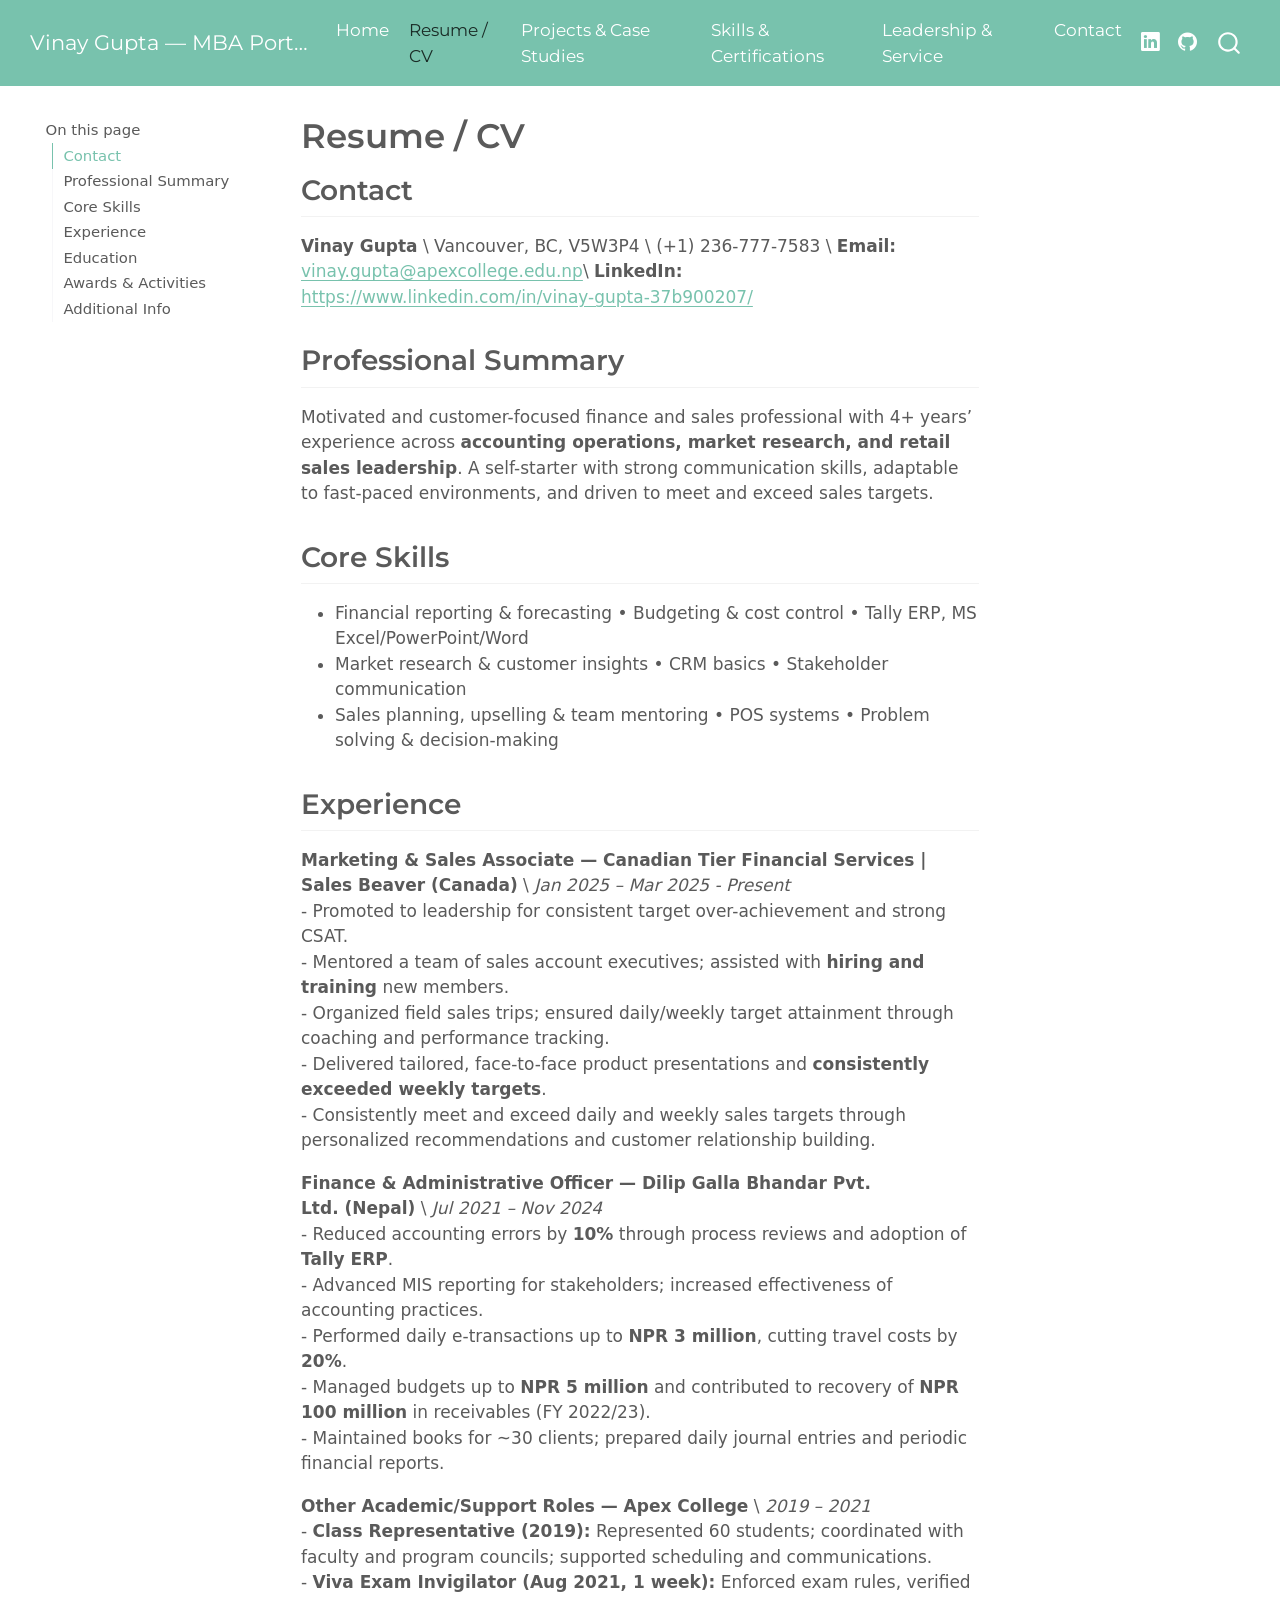
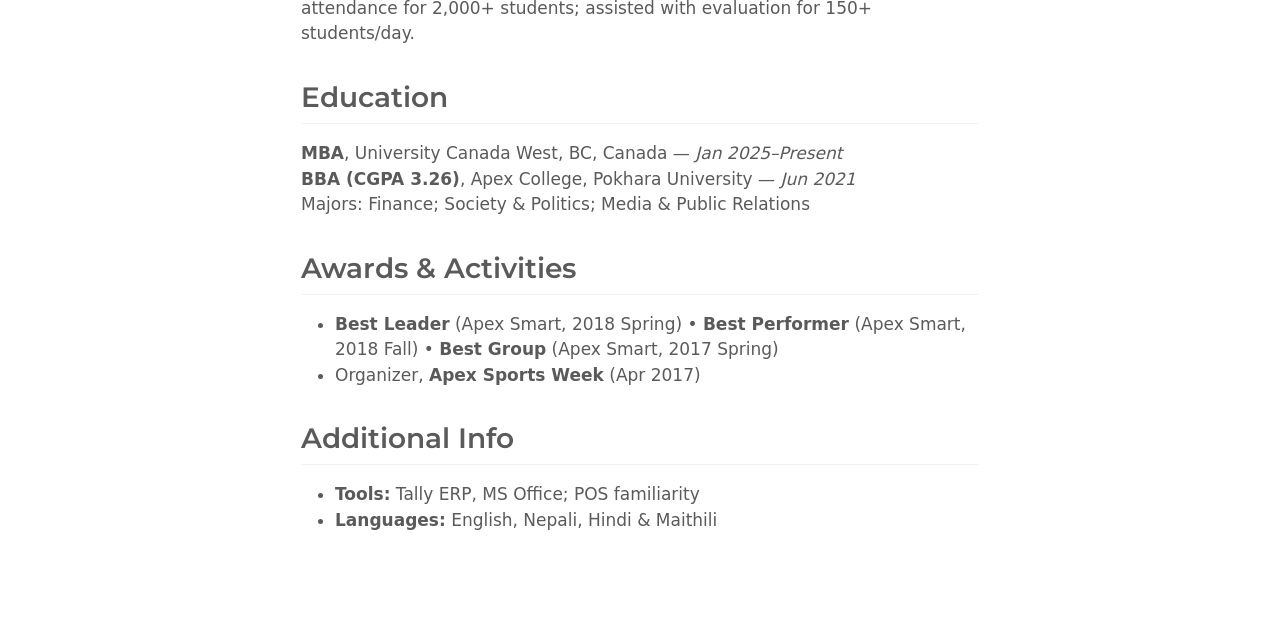
<file: docs/resume.html>
<!DOCTYPE html>
<html xmlns="http://www.w3.org/1999/xhtml" lang="en" xml:lang="en"><head>

<meta charset="utf-8">
<meta name="generator" content="quarto-1.7.32">

<meta name="viewport" content="width=device-width, initial-scale=1.0, user-scalable=yes">


<title>Resume / CV – Vinay Gupta — MBA Portfolio</title>
<style>
code{white-space: pre-wrap;}
span.smallcaps{font-variant: small-caps;}
div.columns{display: flex; gap: min(4vw, 1.5em);}
div.column{flex: auto; overflow-x: auto;}
div.hanging-indent{margin-left: 1.5em; text-indent: -1.5em;}
ul.task-list{list-style: none;}
ul.task-list li input[type="checkbox"] {
  width: 0.8em;
  margin: 0 0.8em 0.2em -1em; /* quarto-specific, see https://github.com/quarto-dev/quarto-cli/issues/4556 */ 
  vertical-align: middle;
}
</style>


<script src="site_libs/quarto-nav/quarto-nav.js"></script>
<script src="site_libs/quarto-nav/headroom.min.js"></script>
<script src="site_libs/clipboard/clipboard.min.js"></script>
<script src="site_libs/quarto-search/autocomplete.umd.js"></script>
<script src="site_libs/quarto-search/fuse.min.js"></script>
<script src="site_libs/quarto-search/quarto-search.js"></script>
<meta name="quarto:offset" content="./">
<script src="site_libs/quarto-html/quarto.js" type="module"></script>
<script src="site_libs/quarto-html/tabsets/tabsets.js" type="module"></script>
<script src="site_libs/quarto-html/popper.min.js"></script>
<script src="site_libs/quarto-html/tippy.umd.min.js"></script>
<script src="site_libs/quarto-html/anchor.min.js"></script>
<link href="site_libs/quarto-html/tippy.css" rel="stylesheet">
<link href="site_libs/quarto-html/quarto-syntax-highlighting-37eea08aefeeee20ff55810ff984fec1.css" rel="stylesheet" id="quarto-text-highlighting-styles">
<script src="site_libs/bootstrap/bootstrap.min.js"></script>
<link href="site_libs/bootstrap/bootstrap-icons.css" rel="stylesheet">
<link href="site_libs/bootstrap/bootstrap-aab4890235fcc168c4da85bc8f7b2891.min.css" rel="stylesheet" append-hash="true" id="quarto-bootstrap" data-mode="light">
<script id="quarto-search-options" type="application/json">{
  "location": "navbar",
  "copy-button": false,
  "collapse-after": 3,
  "panel-placement": "end",
  "type": "overlay",
  "limit": 50,
  "keyboard-shortcut": [
    "f",
    "/",
    "s"
  ],
  "show-item-context": false,
  "language": {
    "search-no-results-text": "No results",
    "search-matching-documents-text": "matching documents",
    "search-copy-link-title": "Copy link to search",
    "search-hide-matches-text": "Hide additional matches",
    "search-more-match-text": "more match in this document",
    "search-more-matches-text": "more matches in this document",
    "search-clear-button-title": "Clear",
    "search-text-placeholder": "",
    "search-detached-cancel-button-title": "Cancel",
    "search-submit-button-title": "Submit",
    "search-label": "Search"
  }
}</script>
<style>html{ scroll-behavior: smooth; }</style>


</head>

<body class="floating nav-fixed quarto-light">

<div id="quarto-search-results"></div>
  <header id="quarto-header" class="headroom fixed-top">
    <nav class="navbar navbar-expand-lg " data-bs-theme="dark">
      <div class="navbar-container container-fluid">
      <div class="navbar-brand-container mx-auto">
    <a class="navbar-brand" href="./index.html">
    <span class="navbar-title">Vinay Gupta — MBA Portfolio</span>
    </a>
  </div>
            <div id="quarto-search" class="" title="Search"></div>
          <button class="navbar-toggler" type="button" data-bs-toggle="collapse" data-bs-target="#navbarCollapse" aria-controls="navbarCollapse" role="menu" aria-expanded="false" aria-label="Toggle navigation" onclick="if (window.quartoToggleHeadroom) { window.quartoToggleHeadroom(); }">
  <span class="navbar-toggler-icon"></span>
</button>
          <div class="collapse navbar-collapse" id="navbarCollapse">
            <ul class="navbar-nav navbar-nav-scroll me-auto">
  <li class="nav-item">
    <a class="nav-link" href="./index.html"> 
<span class="menu-text">Home</span></a>
  </li>  
  <li class="nav-item">
    <a class="nav-link active" href="./resume.html" aria-current="page"> 
<span class="menu-text">Resume / CV</span></a>
  </li>  
  <li class="nav-item">
    <a class="nav-link" href="./projects.html"> 
<span class="menu-text">Projects &amp; Case Studies</span></a>
  </li>  
  <li class="nav-item">
    <a class="nav-link" href="./skills.html"> 
<span class="menu-text">Skills &amp; Certifications</span></a>
  </li>  
  <li class="nav-item">
    <a class="nav-link" href="./leadership.html"> 
<span class="menu-text">Leadership &amp; Service</span></a>
  </li>  
  <li class="nav-item">
    <a class="nav-link" href="./contact.html"> 
<span class="menu-text">Contact</span></a>
  </li>  
</ul>
            <ul class="navbar-nav navbar-nav-scroll ms-auto">
  <li class="nav-item compact">
    <a class="nav-link" href="https://www.linkedin.com/in//"> <i class="bi bi-linkedin" role="img">
</i> 
<span class="menu-text"></span></a>
  </li>  
  <li class="nav-item compact">
    <a class="nav-link" href="https://github.com//"> <i class="bi bi-github" role="img">
</i> 
<span class="menu-text"></span></a>
  </li>  
</ul>
          </div> <!-- /navcollapse -->
            <div class="quarto-navbar-tools">
</div>
      </div> <!-- /container-fluid -->
    </nav>
</header>
<!-- content -->
<div id="quarto-content" class="quarto-container page-columns page-rows-contents page-layout-article page-navbar">
<!-- sidebar -->
  <nav id="quarto-sidebar" class="sidebar collapse collapse-horizontal quarto-sidebar-collapse-item sidebar-navigation floating overflow-auto">
    <nav id="TOC" role="doc-toc" class="toc-active">
    <h2 id="toc-title">On this page</h2>
   
  <ul>
  <li><a href="#contact" id="toc-contact" class="nav-link active" data-scroll-target="#contact">Contact</a></li>
  <li><a href="#professional-summary" id="toc-professional-summary" class="nav-link" data-scroll-target="#professional-summary">Professional Summary</a></li>
  <li><a href="#core-skills" id="toc-core-skills" class="nav-link" data-scroll-target="#core-skills">Core Skills</a></li>
  <li><a href="#experience" id="toc-experience" class="nav-link" data-scroll-target="#experience">Experience</a></li>
  <li><a href="#education" id="toc-education" class="nav-link" data-scroll-target="#education">Education</a></li>
  <li><a href="#awards-activities" id="toc-awards-activities" class="nav-link" data-scroll-target="#awards-activities">Awards &amp; Activities</a></li>
  <li><a href="#additional-info" id="toc-additional-info" class="nav-link" data-scroll-target="#additional-info">Additional Info</a></li>
  </ul>
</nav>
</nav>
<div id="quarto-sidebar-glass" class="quarto-sidebar-collapse-item" data-bs-toggle="collapse" data-bs-target=".quarto-sidebar-collapse-item"></div>
<!-- margin-sidebar -->
    <div id="quarto-margin-sidebar" class="sidebar margin-sidebar zindex-bottom">
    </div>
<!-- main -->
<main class="content" id="quarto-document-content">

<header id="title-block-header" class="quarto-title-block default">
<div class="quarto-title">
<h1 class="title">Resume / CV</h1>
</div>



<div class="quarto-title-meta">

    
  
    
  </div>
  


</header>


<section id="contact" class="level2">
<h2 class="anchored" data-anchor-id="contact">Contact</h2>
<p><strong>Vinay Gupta</strong> \ Vancouver, BC, V5W3P4 \ (+1) 236-777-7583 \ <strong>Email:</strong> <a href="mailto:vinay.gupta@apexcollege.edu.np" class="email">vinay.gupta@apexcollege.edu.np</a>\ <strong>LinkedIn:</strong> <a href="https://www.linkedin.com/in/vinay-gupta-37b900207/" class="uri">https://www.linkedin.com/in/vinay-gupta-37b900207/</a></p>
</section>
<section id="professional-summary" class="level2">
<h2 class="anchored" data-anchor-id="professional-summary">Professional Summary</h2>
<p>Motivated and customer-focused finance and sales professional with 4+ years’ experience across <strong>accounting operations, market research, and retail sales leadership</strong>. A self-starter with strong communication skills, adaptable to fast-paced environments, and driven to meet and exceed sales targets.</p>
</section>
<section id="core-skills" class="level2">
<h2 class="anchored" data-anchor-id="core-skills">Core Skills</h2>
<ul>
<li>Financial reporting &amp; forecasting • Budgeting &amp; cost control • Tally ERP, MS Excel/PowerPoint/Word<br>
</li>
<li>Market research &amp; customer insights • CRM basics • Stakeholder communication<br>
</li>
<li>Sales planning, upselling &amp; team mentoring • POS systems • Problem solving &amp; decision-making</li>
</ul>
</section>
<section id="experience" class="level2">
<h2 class="anchored" data-anchor-id="experience">Experience</h2>
<p><strong>Marketing &amp; Sales Associate — Canadian Tier Financial Services | Sales Beaver (Canada)</strong> \ <em>Jan 2025 – Mar 2025 - Present</em><br>
- Promoted to leadership for consistent target over-achievement and strong CSAT.<br>
- Mentored a team of sales account executives; assisted with <strong>hiring and training</strong> new members.<br>
- Organized field sales trips; ensured daily/weekly target attainment through coaching and performance tracking.<br>
- Delivered tailored, face-to-face product presentations and <strong>consistently exceeded weekly targets</strong>.<br>
- Consistently meet and exceed daily and weekly sales targets through personalized recommendations and customer relationship building.</p>
<p><strong>Finance &amp; Administrative Officer — Dilip Galla Bhandar Pvt. Ltd.&nbsp;(Nepal)</strong> \ <em>Jul 2021 – Nov 2024</em><br>
- Reduced accounting errors by <strong>10%</strong> through process reviews and adoption of <strong>Tally ERP</strong>.<br>
- Advanced MIS reporting for stakeholders; increased effectiveness of accounting practices.<br>
- Performed daily e-transactions up to <strong>NPR 3 million</strong>, cutting travel costs by <strong>20%</strong>.<br>
- Managed budgets up to <strong>NPR 5 million</strong> and contributed to recovery of <strong>NPR 100 million</strong> in receivables (FY 2022/23).<br>
- Maintained books for ~30 clients; prepared daily journal entries and periodic financial reports.</p>
<p><strong>Other Academic/Support Roles — Apex College</strong> \ <em>2019 – 2021</em><br>
- <strong>Class Representative (2019):</strong> Represented 60 students; coordinated with faculty and program councils; supported scheduling and communications.<br>
- <strong>Viva Exam Invigilator (Aug 2021, 1 week):</strong> Enforced exam rules, verified attendance for 2,000+ students; assisted with evaluation for 150+ students/day.</p>
</section>
<section id="education" class="level2">
<h2 class="anchored" data-anchor-id="education">Education</h2>
<p><strong>MBA</strong>, University Canada West, BC, Canada — <em>Jan 2025–Present</em><br>
<strong>BBA (CGPA 3.26)</strong>, Apex College, Pokhara University — <em>Jun 2021</em><br>
Majors: Finance; Society &amp; Politics; Media &amp; Public Relations</p>
</section>
<section id="awards-activities" class="level2">
<h2 class="anchored" data-anchor-id="awards-activities">Awards &amp; Activities</h2>
<ul>
<li><strong>Best Leader</strong> (Apex Smart, 2018 Spring) • <strong>Best Performer</strong> (Apex Smart, 2018 Fall) • <strong>Best Group</strong> (Apex Smart, 2017 Spring)<br>
</li>
<li>Organizer, <strong>Apex Sports Week</strong> (Apr 2017)</li>
</ul>
</section>
<section id="additional-info" class="level2">
<h2 class="anchored" data-anchor-id="additional-info">Additional Info</h2>
<ul>
<li><strong>Tools:</strong> Tally ERP, MS Office; POS familiarity<br>
</li>
<li><strong>Languages:</strong> English, Nepali, Hindi &amp; Maithili</li>
</ul>


</section>

</main> <!-- /main -->
<script id="quarto-html-after-body" type="application/javascript">
  window.document.addEventListener("DOMContentLoaded", function (event) {
    const icon = "";
    const anchorJS = new window.AnchorJS();
    anchorJS.options = {
      placement: 'right',
      icon: icon
    };
    anchorJS.add('.anchored');
    const isCodeAnnotation = (el) => {
      for (const clz of el.classList) {
        if (clz.startsWith('code-annotation-')) {                     
          return true;
        }
      }
      return false;
    }
    const onCopySuccess = function(e) {
      // button target
      const button = e.trigger;
      // don't keep focus
      button.blur();
      // flash "checked"
      button.classList.add('code-copy-button-checked');
      var currentTitle = button.getAttribute("title");
      button.setAttribute("title", "Copied!");
      let tooltip;
      if (window.bootstrap) {
        button.setAttribute("data-bs-toggle", "tooltip");
        button.setAttribute("data-bs-placement", "left");
        button.setAttribute("data-bs-title", "Copied!");
        tooltip = new bootstrap.Tooltip(button, 
          { trigger: "manual", 
            customClass: "code-copy-button-tooltip",
            offset: [0, -8]});
        tooltip.show();    
      }
      setTimeout(function() {
        if (tooltip) {
          tooltip.hide();
          button.removeAttribute("data-bs-title");
          button.removeAttribute("data-bs-toggle");
          button.removeAttribute("data-bs-placement");
        }
        button.setAttribute("title", currentTitle);
        button.classList.remove('code-copy-button-checked');
      }, 1000);
      // clear code selection
      e.clearSelection();
    }
    const getTextToCopy = function(trigger) {
        const codeEl = trigger.previousElementSibling.cloneNode(true);
        for (const childEl of codeEl.children) {
          if (isCodeAnnotation(childEl)) {
            childEl.remove();
          }
        }
        return codeEl.innerText;
    }
    const clipboard = new window.ClipboardJS('.code-copy-button:not([data-in-quarto-modal])', {
      text: getTextToCopy
    });
    clipboard.on('success', onCopySuccess);
    if (window.document.getElementById('quarto-embedded-source-code-modal')) {
      const clipboardModal = new window.ClipboardJS('.code-copy-button[data-in-quarto-modal]', {
        text: getTextToCopy,
        container: window.document.getElementById('quarto-embedded-source-code-modal')
      });
      clipboardModal.on('success', onCopySuccess);
    }
      var localhostRegex = new RegExp(/^(?:http|https):\/\/localhost\:?[0-9]*\//);
      var mailtoRegex = new RegExp(/^mailto:/);
        var filterRegex = new RegExp("https:\/\/<your-github-username>\.github\.io\/vinay-mba-portfolio");
      var isInternal = (href) => {
          return filterRegex.test(href) || localhostRegex.test(href) || mailtoRegex.test(href);
      }
      // Inspect non-navigation links and adorn them if external
     var links = window.document.querySelectorAll('a[href]:not(.nav-link):not(.navbar-brand):not(.toc-action):not(.sidebar-link):not(.sidebar-item-toggle):not(.pagination-link):not(.no-external):not([aria-hidden]):not(.dropdown-item):not(.quarto-navigation-tool):not(.about-link)');
      for (var i=0; i<links.length; i++) {
        const link = links[i];
        if (!isInternal(link.href)) {
          // undo the damage that might have been done by quarto-nav.js in the case of
          // links that we want to consider external
          if (link.dataset.originalHref !== undefined) {
            link.href = link.dataset.originalHref;
          }
            // target, if specified
            link.setAttribute("target", "_blank");
            if (link.getAttribute("rel") === null) {
              link.setAttribute("rel", "noopener");
            }
        }
      }
    function tippyHover(el, contentFn, onTriggerFn, onUntriggerFn) {
      const config = {
        allowHTML: true,
        maxWidth: 500,
        delay: 100,
        arrow: false,
        appendTo: function(el) {
            return el.parentElement;
        },
        interactive: true,
        interactiveBorder: 10,
        theme: 'quarto',
        placement: 'bottom-start',
      };
      if (contentFn) {
        config.content = contentFn;
      }
      if (onTriggerFn) {
        config.onTrigger = onTriggerFn;
      }
      if (onUntriggerFn) {
        config.onUntrigger = onUntriggerFn;
      }
      window.tippy(el, config); 
    }
    const noterefs = window.document.querySelectorAll('a[role="doc-noteref"]');
    for (var i=0; i<noterefs.length; i++) {
      const ref = noterefs[i];
      tippyHover(ref, function() {
        // use id or data attribute instead here
        let href = ref.getAttribute('data-footnote-href') || ref.getAttribute('href');
        try { href = new URL(href).hash; } catch {}
        const id = href.replace(/^#\/?/, "");
        const note = window.document.getElementById(id);
        if (note) {
          return note.innerHTML;
        } else {
          return "";
        }
      });
    }
    const xrefs = window.document.querySelectorAll('a.quarto-xref');
    const processXRef = (id, note) => {
      // Strip column container classes
      const stripColumnClz = (el) => {
        el.classList.remove("page-full", "page-columns");
        if (el.children) {
          for (const child of el.children) {
            stripColumnClz(child);
          }
        }
      }
      stripColumnClz(note)
      if (id === null || id.startsWith('sec-')) {
        // Special case sections, only their first couple elements
        const container = document.createElement("div");
        if (note.children && note.children.length > 2) {
          container.appendChild(note.children[0].cloneNode(true));
          for (let i = 1; i < note.children.length; i++) {
            const child = note.children[i];
            if (child.tagName === "P" && child.innerText === "") {
              continue;
            } else {
              container.appendChild(child.cloneNode(true));
              break;
            }
          }
          if (window.Quarto?.typesetMath) {
            window.Quarto.typesetMath(container);
          }
          return container.innerHTML
        } else {
          if (window.Quarto?.typesetMath) {
            window.Quarto.typesetMath(note);
          }
          return note.innerHTML;
        }
      } else {
        // Remove any anchor links if they are present
        const anchorLink = note.querySelector('a.anchorjs-link');
        if (anchorLink) {
          anchorLink.remove();
        }
        if (window.Quarto?.typesetMath) {
          window.Quarto.typesetMath(note);
        }
        if (note.classList.contains("callout")) {
          return note.outerHTML;
        } else {
          return note.innerHTML;
        }
      }
    }
    for (var i=0; i<xrefs.length; i++) {
      const xref = xrefs[i];
      tippyHover(xref, undefined, function(instance) {
        instance.disable();
        let url = xref.getAttribute('href');
        let hash = undefined; 
        if (url.startsWith('#')) {
          hash = url;
        } else {
          try { hash = new URL(url).hash; } catch {}
        }
        if (hash) {
          const id = hash.replace(/^#\/?/, "");
          const note = window.document.getElementById(id);
          if (note !== null) {
            try {
              const html = processXRef(id, note.cloneNode(true));
              instance.setContent(html);
            } finally {
              instance.enable();
              instance.show();
            }
          } else {
            // See if we can fetch this
            fetch(url.split('#')[0])
            .then(res => res.text())
            .then(html => {
              const parser = new DOMParser();
              const htmlDoc = parser.parseFromString(html, "text/html");
              const note = htmlDoc.getElementById(id);
              if (note !== null) {
                const html = processXRef(id, note);
                instance.setContent(html);
              } 
            }).finally(() => {
              instance.enable();
              instance.show();
            });
          }
        } else {
          // See if we can fetch a full url (with no hash to target)
          // This is a special case and we should probably do some content thinning / targeting
          fetch(url)
          .then(res => res.text())
          .then(html => {
            const parser = new DOMParser();
            const htmlDoc = parser.parseFromString(html, "text/html");
            const note = htmlDoc.querySelector('main.content');
            if (note !== null) {
              // This should only happen for chapter cross references
              // (since there is no id in the URL)
              // remove the first header
              if (note.children.length > 0 && note.children[0].tagName === "HEADER") {
                note.children[0].remove();
              }
              const html = processXRef(null, note);
              instance.setContent(html);
            } 
          }).finally(() => {
            instance.enable();
            instance.show();
          });
        }
      }, function(instance) {
      });
    }
        let selectedAnnoteEl;
        const selectorForAnnotation = ( cell, annotation) => {
          let cellAttr = 'data-code-cell="' + cell + '"';
          let lineAttr = 'data-code-annotation="' +  annotation + '"';
          const selector = 'span[' + cellAttr + '][' + lineAttr + ']';
          return selector;
        }
        const selectCodeLines = (annoteEl) => {
          const doc = window.document;
          const targetCell = annoteEl.getAttribute("data-target-cell");
          const targetAnnotation = annoteEl.getAttribute("data-target-annotation");
          const annoteSpan = window.document.querySelector(selectorForAnnotation(targetCell, targetAnnotation));
          const lines = annoteSpan.getAttribute("data-code-lines").split(",");
          const lineIds = lines.map((line) => {
            return targetCell + "-" + line;
          })
          let top = null;
          let height = null;
          let parent = null;
          if (lineIds.length > 0) {
              //compute the position of the single el (top and bottom and make a div)
              const el = window.document.getElementById(lineIds[0]);
              top = el.offsetTop;
              height = el.offsetHeight;
              parent = el.parentElement.parentElement;
            if (lineIds.length > 1) {
              const lastEl = window.document.getElementById(lineIds[lineIds.length - 1]);
              const bottom = lastEl.offsetTop + lastEl.offsetHeight;
              height = bottom - top;
            }
            if (top !== null && height !== null && parent !== null) {
              // cook up a div (if necessary) and position it 
              let div = window.document.getElementById("code-annotation-line-highlight");
              if (div === null) {
                div = window.document.createElement("div");
                div.setAttribute("id", "code-annotation-line-highlight");
                div.style.position = 'absolute';
                parent.appendChild(div);
              }
              div.style.top = top - 2 + "px";
              div.style.height = height + 4 + "px";
              div.style.left = 0;
              let gutterDiv = window.document.getElementById("code-annotation-line-highlight-gutter");
              if (gutterDiv === null) {
                gutterDiv = window.document.createElement("div");
                gutterDiv.setAttribute("id", "code-annotation-line-highlight-gutter");
                gutterDiv.style.position = 'absolute';
                const codeCell = window.document.getElementById(targetCell);
                const gutter = codeCell.querySelector('.code-annotation-gutter');
                gutter.appendChild(gutterDiv);
              }
              gutterDiv.style.top = top - 2 + "px";
              gutterDiv.style.height = height + 4 + "px";
            }
            selectedAnnoteEl = annoteEl;
          }
        };
        const unselectCodeLines = () => {
          const elementsIds = ["code-annotation-line-highlight", "code-annotation-line-highlight-gutter"];
          elementsIds.forEach((elId) => {
            const div = window.document.getElementById(elId);
            if (div) {
              div.remove();
            }
          });
          selectedAnnoteEl = undefined;
        };
          // Handle positioning of the toggle
      window.addEventListener(
        "resize",
        throttle(() => {
          elRect = undefined;
          if (selectedAnnoteEl) {
            selectCodeLines(selectedAnnoteEl);
          }
        }, 10)
      );
      function throttle(fn, ms) {
      let throttle = false;
      let timer;
        return (...args) => {
          if(!throttle) { // first call gets through
              fn.apply(this, args);
              throttle = true;
          } else { // all the others get throttled
              if(timer) clearTimeout(timer); // cancel #2
              timer = setTimeout(() => {
                fn.apply(this, args);
                timer = throttle = false;
              }, ms);
          }
        };
      }
        // Attach click handler to the DT
        const annoteDls = window.document.querySelectorAll('dt[data-target-cell]');
        for (const annoteDlNode of annoteDls) {
          annoteDlNode.addEventListener('click', (event) => {
            const clickedEl = event.target;
            if (clickedEl !== selectedAnnoteEl) {
              unselectCodeLines();
              const activeEl = window.document.querySelector('dt[data-target-cell].code-annotation-active');
              if (activeEl) {
                activeEl.classList.remove('code-annotation-active');
              }
              selectCodeLines(clickedEl);
              clickedEl.classList.add('code-annotation-active');
            } else {
              // Unselect the line
              unselectCodeLines();
              clickedEl.classList.remove('code-annotation-active');
            }
          });
        }
    const findCites = (el) => {
      const parentEl = el.parentElement;
      if (parentEl) {
        const cites = parentEl.dataset.cites;
        if (cites) {
          return {
            el,
            cites: cites.split(' ')
          };
        } else {
          return findCites(el.parentElement)
        }
      } else {
        return undefined;
      }
    };
    var bibliorefs = window.document.querySelectorAll('a[role="doc-biblioref"]');
    for (var i=0; i<bibliorefs.length; i++) {
      const ref = bibliorefs[i];
      const citeInfo = findCites(ref);
      if (citeInfo) {
        tippyHover(citeInfo.el, function() {
          var popup = window.document.createElement('div');
          citeInfo.cites.forEach(function(cite) {
            var citeDiv = window.document.createElement('div');
            citeDiv.classList.add('hanging-indent');
            citeDiv.classList.add('csl-entry');
            var biblioDiv = window.document.getElementById('ref-' + cite);
            if (biblioDiv) {
              citeDiv.innerHTML = biblioDiv.innerHTML;
            }
            popup.appendChild(citeDiv);
          });
          return popup.innerHTML;
        });
      }
    }
  });
  </script>
</div> <!-- /content -->




<script src="site_libs/quarto-html/zenscroll-min.js"></script>
</body></html>
</file>
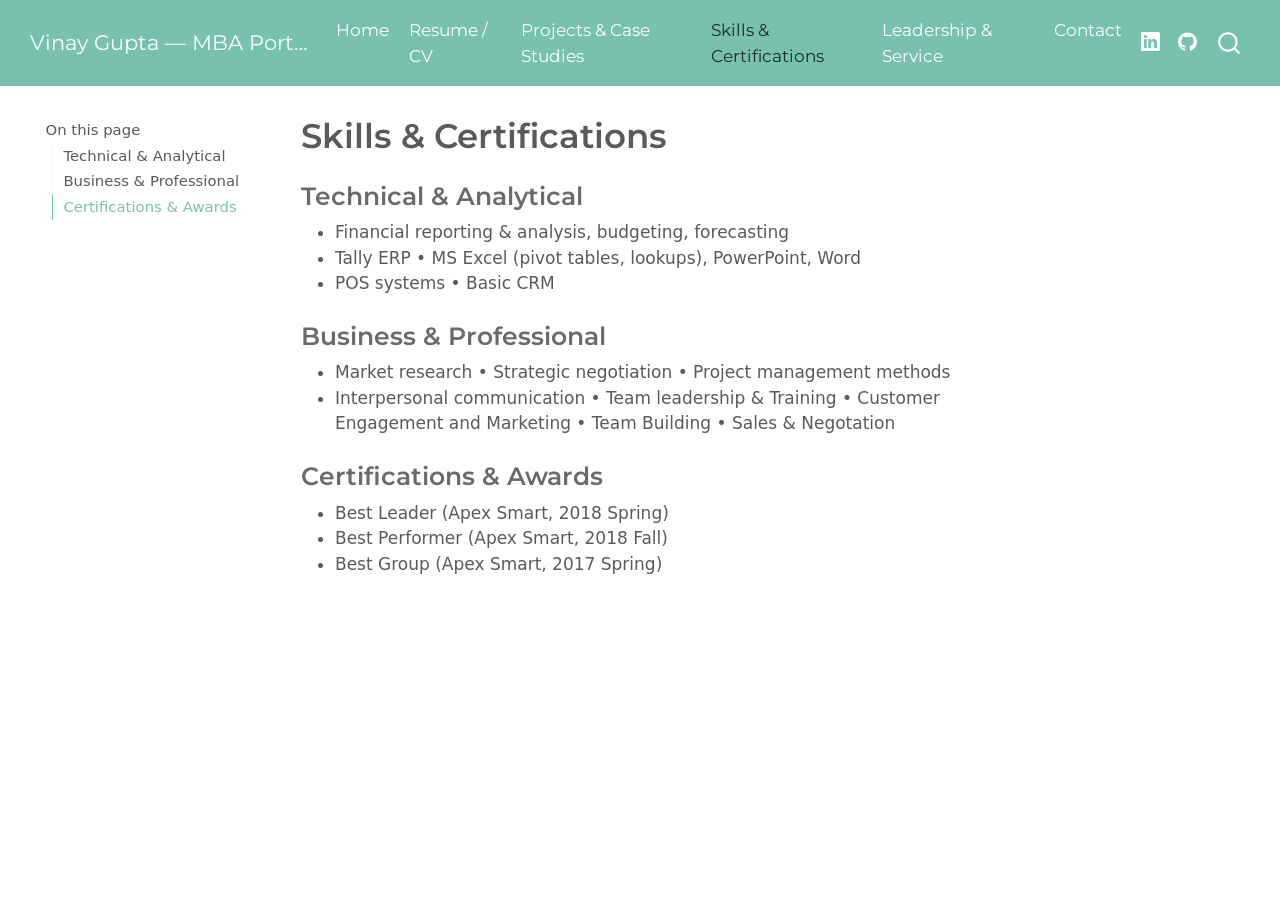
<file: docs/skills.html>
<!DOCTYPE html>
<html xmlns="http://www.w3.org/1999/xhtml" lang="en" xml:lang="en"><head>

<meta charset="utf-8">
<meta name="generator" content="quarto-1.7.32">

<meta name="viewport" content="width=device-width, initial-scale=1.0, user-scalable=yes">


<title>Skills &amp; Certifications – Vinay Gupta — MBA Portfolio</title>
<style>
code{white-space: pre-wrap;}
span.smallcaps{font-variant: small-caps;}
div.columns{display: flex; gap: min(4vw, 1.5em);}
div.column{flex: auto; overflow-x: auto;}
div.hanging-indent{margin-left: 1.5em; text-indent: -1.5em;}
ul.task-list{list-style: none;}
ul.task-list li input[type="checkbox"] {
  width: 0.8em;
  margin: 0 0.8em 0.2em -1em; /* quarto-specific, see https://github.com/quarto-dev/quarto-cli/issues/4556 */ 
  vertical-align: middle;
}
</style>


<script src="site_libs/quarto-nav/quarto-nav.js"></script>
<script src="site_libs/quarto-nav/headroom.min.js"></script>
<script src="site_libs/clipboard/clipboard.min.js"></script>
<script src="site_libs/quarto-search/autocomplete.umd.js"></script>
<script src="site_libs/quarto-search/fuse.min.js"></script>
<script src="site_libs/quarto-search/quarto-search.js"></script>
<meta name="quarto:offset" content="./">
<script src="site_libs/quarto-html/quarto.js" type="module"></script>
<script src="site_libs/quarto-html/tabsets/tabsets.js" type="module"></script>
<script src="site_libs/quarto-html/popper.min.js"></script>
<script src="site_libs/quarto-html/tippy.umd.min.js"></script>
<script src="site_libs/quarto-html/anchor.min.js"></script>
<link href="site_libs/quarto-html/tippy.css" rel="stylesheet">
<link href="site_libs/quarto-html/quarto-syntax-highlighting-37eea08aefeeee20ff55810ff984fec1.css" rel="stylesheet" id="quarto-text-highlighting-styles">
<script src="site_libs/bootstrap/bootstrap.min.js"></script>
<link href="site_libs/bootstrap/bootstrap-icons.css" rel="stylesheet">
<link href="site_libs/bootstrap/bootstrap-aab4890235fcc168c4da85bc8f7b2891.min.css" rel="stylesheet" append-hash="true" id="quarto-bootstrap" data-mode="light">
<script id="quarto-search-options" type="application/json">{
  "location": "navbar",
  "copy-button": false,
  "collapse-after": 3,
  "panel-placement": "end",
  "type": "overlay",
  "limit": 50,
  "keyboard-shortcut": [
    "f",
    "/",
    "s"
  ],
  "show-item-context": false,
  "language": {
    "search-no-results-text": "No results",
    "search-matching-documents-text": "matching documents",
    "search-copy-link-title": "Copy link to search",
    "search-hide-matches-text": "Hide additional matches",
    "search-more-match-text": "more match in this document",
    "search-more-matches-text": "more matches in this document",
    "search-clear-button-title": "Clear",
    "search-text-placeholder": "",
    "search-detached-cancel-button-title": "Cancel",
    "search-submit-button-title": "Submit",
    "search-label": "Search"
  }
}</script>
<style>html{ scroll-behavior: smooth; }</style>


</head>

<body class="floating nav-fixed quarto-light">

<div id="quarto-search-results"></div>
  <header id="quarto-header" class="headroom fixed-top">
    <nav class="navbar navbar-expand-lg " data-bs-theme="dark">
      <div class="navbar-container container-fluid">
      <div class="navbar-brand-container mx-auto">
    <a class="navbar-brand" href="./index.html">
    <span class="navbar-title">Vinay Gupta — MBA Portfolio</span>
    </a>
  </div>
            <div id="quarto-search" class="" title="Search"></div>
          <button class="navbar-toggler" type="button" data-bs-toggle="collapse" data-bs-target="#navbarCollapse" aria-controls="navbarCollapse" role="menu" aria-expanded="false" aria-label="Toggle navigation" onclick="if (window.quartoToggleHeadroom) { window.quartoToggleHeadroom(); }">
  <span class="navbar-toggler-icon"></span>
</button>
          <div class="collapse navbar-collapse" id="navbarCollapse">
            <ul class="navbar-nav navbar-nav-scroll me-auto">
  <li class="nav-item">
    <a class="nav-link" href="./index.html"> 
<span class="menu-text">Home</span></a>
  </li>  
  <li class="nav-item">
    <a class="nav-link" href="./resume.html"> 
<span class="menu-text">Resume / CV</span></a>
  </li>  
  <li class="nav-item">
    <a class="nav-link" href="./projects.html"> 
<span class="menu-text">Projects &amp; Case Studies</span></a>
  </li>  
  <li class="nav-item">
    <a class="nav-link active" href="./skills.html" aria-current="page"> 
<span class="menu-text">Skills &amp; Certifications</span></a>
  </li>  
  <li class="nav-item">
    <a class="nav-link" href="./leadership.html"> 
<span class="menu-text">Leadership &amp; Service</span></a>
  </li>  
  <li class="nav-item">
    <a class="nav-link" href="./contact.html"> 
<span class="menu-text">Contact</span></a>
  </li>  
</ul>
            <ul class="navbar-nav navbar-nav-scroll ms-auto">
  <li class="nav-item compact">
    <a class="nav-link" href="https://www.linkedin.com/in//"> <i class="bi bi-linkedin" role="img">
</i> 
<span class="menu-text"></span></a>
  </li>  
  <li class="nav-item compact">
    <a class="nav-link" href="https://github.com//"> <i class="bi bi-github" role="img">
</i> 
<span class="menu-text"></span></a>
  </li>  
</ul>
          </div> <!-- /navcollapse -->
            <div class="quarto-navbar-tools">
</div>
      </div> <!-- /container-fluid -->
    </nav>
</header>
<!-- content -->
<div id="quarto-content" class="quarto-container page-columns page-rows-contents page-layout-article page-navbar">
<!-- sidebar -->
  <nav id="quarto-sidebar" class="sidebar collapse collapse-horizontal quarto-sidebar-collapse-item sidebar-navigation floating overflow-auto">
    <nav id="TOC" role="doc-toc" class="toc-active">
    <h2 id="toc-title">On this page</h2>
   
  <ul>
  <li><a href="#technical-analytical" id="toc-technical-analytical" class="nav-link active" data-scroll-target="#technical-analytical">Technical &amp; Analytical</a></li>
  <li><a href="#business-professional" id="toc-business-professional" class="nav-link" data-scroll-target="#business-professional">Business &amp; Professional</a></li>
  <li><a href="#certifications-awards" id="toc-certifications-awards" class="nav-link" data-scroll-target="#certifications-awards">Certifications &amp; Awards</a></li>
  </ul>
</nav>
</nav>
<div id="quarto-sidebar-glass" class="quarto-sidebar-collapse-item" data-bs-toggle="collapse" data-bs-target=".quarto-sidebar-collapse-item"></div>
<!-- margin-sidebar -->
    <div id="quarto-margin-sidebar" class="sidebar margin-sidebar zindex-bottom">
    </div>
<!-- main -->
<main class="content" id="quarto-document-content">

<header id="title-block-header" class="quarto-title-block default">
<div class="quarto-title">
<h1 class="title">Skills &amp; Certifications</h1>
</div>



<div class="quarto-title-meta">

    
  
    
  </div>
  


</header>


<section id="technical-analytical" class="level3">
<h3 class="anchored" data-anchor-id="technical-analytical">Technical &amp; Analytical</h3>
<ul>
<li>Financial reporting &amp; analysis, budgeting, forecasting<br>
</li>
<li>Tally ERP • MS Excel (pivot tables, lookups), PowerPoint, Word<br>
</li>
<li>POS systems • Basic CRM</li>
</ul>
</section>
<section id="business-professional" class="level3">
<h3 class="anchored" data-anchor-id="business-professional">Business &amp; Professional</h3>
<ul>
<li>Market research • Strategic negotiation • Project management methods<br>
</li>
<li>Interpersonal communication • Team leadership &amp; Training • Customer Engagement and Marketing • Team Building • Sales &amp; Negotation</li>
</ul>
</section>
<section id="certifications-awards" class="level3">
<h3 class="anchored" data-anchor-id="certifications-awards">Certifications &amp; Awards</h3>
<ul>
<li>Best Leader (Apex Smart, 2018 Spring)<br>
</li>
<li>Best Performer (Apex Smart, 2018 Fall)<br>
</li>
<li>Best Group (Apex Smart, 2017 Spring)</li>
</ul>


</section>

</main> <!-- /main -->
<script id="quarto-html-after-body" type="application/javascript">
  window.document.addEventListener("DOMContentLoaded", function (event) {
    const icon = "";
    const anchorJS = new window.AnchorJS();
    anchorJS.options = {
      placement: 'right',
      icon: icon
    };
    anchorJS.add('.anchored');
    const isCodeAnnotation = (el) => {
      for (const clz of el.classList) {
        if (clz.startsWith('code-annotation-')) {                     
          return true;
        }
      }
      return false;
    }
    const onCopySuccess = function(e) {
      // button target
      const button = e.trigger;
      // don't keep focus
      button.blur();
      // flash "checked"
      button.classList.add('code-copy-button-checked');
      var currentTitle = button.getAttribute("title");
      button.setAttribute("title", "Copied!");
      let tooltip;
      if (window.bootstrap) {
        button.setAttribute("data-bs-toggle", "tooltip");
        button.setAttribute("data-bs-placement", "left");
        button.setAttribute("data-bs-title", "Copied!");
        tooltip = new bootstrap.Tooltip(button, 
          { trigger: "manual", 
            customClass: "code-copy-button-tooltip",
            offset: [0, -8]});
        tooltip.show();    
      }
      setTimeout(function() {
        if (tooltip) {
          tooltip.hide();
          button.removeAttribute("data-bs-title");
          button.removeAttribute("data-bs-toggle");
          button.removeAttribute("data-bs-placement");
        }
        button.setAttribute("title", currentTitle);
        button.classList.remove('code-copy-button-checked');
      }, 1000);
      // clear code selection
      e.clearSelection();
    }
    const getTextToCopy = function(trigger) {
        const codeEl = trigger.previousElementSibling.cloneNode(true);
        for (const childEl of codeEl.children) {
          if (isCodeAnnotation(childEl)) {
            childEl.remove();
          }
        }
        return codeEl.innerText;
    }
    const clipboard = new window.ClipboardJS('.code-copy-button:not([data-in-quarto-modal])', {
      text: getTextToCopy
    });
    clipboard.on('success', onCopySuccess);
    if (window.document.getElementById('quarto-embedded-source-code-modal')) {
      const clipboardModal = new window.ClipboardJS('.code-copy-button[data-in-quarto-modal]', {
        text: getTextToCopy,
        container: window.document.getElementById('quarto-embedded-source-code-modal')
      });
      clipboardModal.on('success', onCopySuccess);
    }
      var localhostRegex = new RegExp(/^(?:http|https):\/\/localhost\:?[0-9]*\//);
      var mailtoRegex = new RegExp(/^mailto:/);
        var filterRegex = new RegExp("https:\/\/<your-github-username>\.github\.io\/vinay-mba-portfolio");
      var isInternal = (href) => {
          return filterRegex.test(href) || localhostRegex.test(href) || mailtoRegex.test(href);
      }
      // Inspect non-navigation links and adorn them if external
     var links = window.document.querySelectorAll('a[href]:not(.nav-link):not(.navbar-brand):not(.toc-action):not(.sidebar-link):not(.sidebar-item-toggle):not(.pagination-link):not(.no-external):not([aria-hidden]):not(.dropdown-item):not(.quarto-navigation-tool):not(.about-link)');
      for (var i=0; i<links.length; i++) {
        const link = links[i];
        if (!isInternal(link.href)) {
          // undo the damage that might have been done by quarto-nav.js in the case of
          // links that we want to consider external
          if (link.dataset.originalHref !== undefined) {
            link.href = link.dataset.originalHref;
          }
            // target, if specified
            link.setAttribute("target", "_blank");
            if (link.getAttribute("rel") === null) {
              link.setAttribute("rel", "noopener");
            }
        }
      }
    function tippyHover(el, contentFn, onTriggerFn, onUntriggerFn) {
      const config = {
        allowHTML: true,
        maxWidth: 500,
        delay: 100,
        arrow: false,
        appendTo: function(el) {
            return el.parentElement;
        },
        interactive: true,
        interactiveBorder: 10,
        theme: 'quarto',
        placement: 'bottom-start',
      };
      if (contentFn) {
        config.content = contentFn;
      }
      if (onTriggerFn) {
        config.onTrigger = onTriggerFn;
      }
      if (onUntriggerFn) {
        config.onUntrigger = onUntriggerFn;
      }
      window.tippy(el, config); 
    }
    const noterefs = window.document.querySelectorAll('a[role="doc-noteref"]');
    for (var i=0; i<noterefs.length; i++) {
      const ref = noterefs[i];
      tippyHover(ref, function() {
        // use id or data attribute instead here
        let href = ref.getAttribute('data-footnote-href') || ref.getAttribute('href');
        try { href = new URL(href).hash; } catch {}
        const id = href.replace(/^#\/?/, "");
        const note = window.document.getElementById(id);
        if (note) {
          return note.innerHTML;
        } else {
          return "";
        }
      });
    }
    const xrefs = window.document.querySelectorAll('a.quarto-xref');
    const processXRef = (id, note) => {
      // Strip column container classes
      const stripColumnClz = (el) => {
        el.classList.remove("page-full", "page-columns");
        if (el.children) {
          for (const child of el.children) {
            stripColumnClz(child);
          }
        }
      }
      stripColumnClz(note)
      if (id === null || id.startsWith('sec-')) {
        // Special case sections, only their first couple elements
        const container = document.createElement("div");
        if (note.children && note.children.length > 2) {
          container.appendChild(note.children[0].cloneNode(true));
          for (let i = 1; i < note.children.length; i++) {
            const child = note.children[i];
            if (child.tagName === "P" && child.innerText === "") {
              continue;
            } else {
              container.appendChild(child.cloneNode(true));
              break;
            }
          }
          if (window.Quarto?.typesetMath) {
            window.Quarto.typesetMath(container);
          }
          return container.innerHTML
        } else {
          if (window.Quarto?.typesetMath) {
            window.Quarto.typesetMath(note);
          }
          return note.innerHTML;
        }
      } else {
        // Remove any anchor links if they are present
        const anchorLink = note.querySelector('a.anchorjs-link');
        if (anchorLink) {
          anchorLink.remove();
        }
        if (window.Quarto?.typesetMath) {
          window.Quarto.typesetMath(note);
        }
        if (note.classList.contains("callout")) {
          return note.outerHTML;
        } else {
          return note.innerHTML;
        }
      }
    }
    for (var i=0; i<xrefs.length; i++) {
      const xref = xrefs[i];
      tippyHover(xref, undefined, function(instance) {
        instance.disable();
        let url = xref.getAttribute('href');
        let hash = undefined; 
        if (url.startsWith('#')) {
          hash = url;
        } else {
          try { hash = new URL(url).hash; } catch {}
        }
        if (hash) {
          const id = hash.replace(/^#\/?/, "");
          const note = window.document.getElementById(id);
          if (note !== null) {
            try {
              const html = processXRef(id, note.cloneNode(true));
              instance.setContent(html);
            } finally {
              instance.enable();
              instance.show();
            }
          } else {
            // See if we can fetch this
            fetch(url.split('#')[0])
            .then(res => res.text())
            .then(html => {
              const parser = new DOMParser();
              const htmlDoc = parser.parseFromString(html, "text/html");
              const note = htmlDoc.getElementById(id);
              if (note !== null) {
                const html = processXRef(id, note);
                instance.setContent(html);
              } 
            }).finally(() => {
              instance.enable();
              instance.show();
            });
          }
        } else {
          // See if we can fetch a full url (with no hash to target)
          // This is a special case and we should probably do some content thinning / targeting
          fetch(url)
          .then(res => res.text())
          .then(html => {
            const parser = new DOMParser();
            const htmlDoc = parser.parseFromString(html, "text/html");
            const note = htmlDoc.querySelector('main.content');
            if (note !== null) {
              // This should only happen for chapter cross references
              // (since there is no id in the URL)
              // remove the first header
              if (note.children.length > 0 && note.children[0].tagName === "HEADER") {
                note.children[0].remove();
              }
              const html = processXRef(null, note);
              instance.setContent(html);
            } 
          }).finally(() => {
            instance.enable();
            instance.show();
          });
        }
      }, function(instance) {
      });
    }
        let selectedAnnoteEl;
        const selectorForAnnotation = ( cell, annotation) => {
          let cellAttr = 'data-code-cell="' + cell + '"';
          let lineAttr = 'data-code-annotation="' +  annotation + '"';
          const selector = 'span[' + cellAttr + '][' + lineAttr + ']';
          return selector;
        }
        const selectCodeLines = (annoteEl) => {
          const doc = window.document;
          const targetCell = annoteEl.getAttribute("data-target-cell");
          const targetAnnotation = annoteEl.getAttribute("data-target-annotation");
          const annoteSpan = window.document.querySelector(selectorForAnnotation(targetCell, targetAnnotation));
          const lines = annoteSpan.getAttribute("data-code-lines").split(",");
          const lineIds = lines.map((line) => {
            return targetCell + "-" + line;
          })
          let top = null;
          let height = null;
          let parent = null;
          if (lineIds.length > 0) {
              //compute the position of the single el (top and bottom and make a div)
              const el = window.document.getElementById(lineIds[0]);
              top = el.offsetTop;
              height = el.offsetHeight;
              parent = el.parentElement.parentElement;
            if (lineIds.length > 1) {
              const lastEl = window.document.getElementById(lineIds[lineIds.length - 1]);
              const bottom = lastEl.offsetTop + lastEl.offsetHeight;
              height = bottom - top;
            }
            if (top !== null && height !== null && parent !== null) {
              // cook up a div (if necessary) and position it 
              let div = window.document.getElementById("code-annotation-line-highlight");
              if (div === null) {
                div = window.document.createElement("div");
                div.setAttribute("id", "code-annotation-line-highlight");
                div.style.position = 'absolute';
                parent.appendChild(div);
              }
              div.style.top = top - 2 + "px";
              div.style.height = height + 4 + "px";
              div.style.left = 0;
              let gutterDiv = window.document.getElementById("code-annotation-line-highlight-gutter");
              if (gutterDiv === null) {
                gutterDiv = window.document.createElement("div");
                gutterDiv.setAttribute("id", "code-annotation-line-highlight-gutter");
                gutterDiv.style.position = 'absolute';
                const codeCell = window.document.getElementById(targetCell);
                const gutter = codeCell.querySelector('.code-annotation-gutter');
                gutter.appendChild(gutterDiv);
              }
              gutterDiv.style.top = top - 2 + "px";
              gutterDiv.style.height = height + 4 + "px";
            }
            selectedAnnoteEl = annoteEl;
          }
        };
        const unselectCodeLines = () => {
          const elementsIds = ["code-annotation-line-highlight", "code-annotation-line-highlight-gutter"];
          elementsIds.forEach((elId) => {
            const div = window.document.getElementById(elId);
            if (div) {
              div.remove();
            }
          });
          selectedAnnoteEl = undefined;
        };
          // Handle positioning of the toggle
      window.addEventListener(
        "resize",
        throttle(() => {
          elRect = undefined;
          if (selectedAnnoteEl) {
            selectCodeLines(selectedAnnoteEl);
          }
        }, 10)
      );
      function throttle(fn, ms) {
      let throttle = false;
      let timer;
        return (...args) => {
          if(!throttle) { // first call gets through
              fn.apply(this, args);
              throttle = true;
          } else { // all the others get throttled
              if(timer) clearTimeout(timer); // cancel #2
              timer = setTimeout(() => {
                fn.apply(this, args);
                timer = throttle = false;
              }, ms);
          }
        };
      }
        // Attach click handler to the DT
        const annoteDls = window.document.querySelectorAll('dt[data-target-cell]');
        for (const annoteDlNode of annoteDls) {
          annoteDlNode.addEventListener('click', (event) => {
            const clickedEl = event.target;
            if (clickedEl !== selectedAnnoteEl) {
              unselectCodeLines();
              const activeEl = window.document.querySelector('dt[data-target-cell].code-annotation-active');
              if (activeEl) {
                activeEl.classList.remove('code-annotation-active');
              }
              selectCodeLines(clickedEl);
              clickedEl.classList.add('code-annotation-active');
            } else {
              // Unselect the line
              unselectCodeLines();
              clickedEl.classList.remove('code-annotation-active');
            }
          });
        }
    const findCites = (el) => {
      const parentEl = el.parentElement;
      if (parentEl) {
        const cites = parentEl.dataset.cites;
        if (cites) {
          return {
            el,
            cites: cites.split(' ')
          };
        } else {
          return findCites(el.parentElement)
        }
      } else {
        return undefined;
      }
    };
    var bibliorefs = window.document.querySelectorAll('a[role="doc-biblioref"]');
    for (var i=0; i<bibliorefs.length; i++) {
      const ref = bibliorefs[i];
      const citeInfo = findCites(ref);
      if (citeInfo) {
        tippyHover(citeInfo.el, function() {
          var popup = window.document.createElement('div');
          citeInfo.cites.forEach(function(cite) {
            var citeDiv = window.document.createElement('div');
            citeDiv.classList.add('hanging-indent');
            citeDiv.classList.add('csl-entry');
            var biblioDiv = window.document.getElementById('ref-' + cite);
            if (biblioDiv) {
              citeDiv.innerHTML = biblioDiv.innerHTML;
            }
            popup.appendChild(citeDiv);
          });
          return popup.innerHTML;
        });
      }
    }
  });
  </script>
</div> <!-- /content -->




<script src="site_libs/quarto-html/zenscroll-min.js"></script>
</body></html>
</file>
<file: docs/site_libs/quarto-html/tippy.css>
.tippy-box[data-animation=fade][data-state=hidden]{opacity:0}[data-tippy-root]{max-width:calc(100vw - 10px)}.tippy-box{position:relative;background-color:#333;color:#fff;border-radius:4px;font-size:14px;line-height:1.4;white-space:normal;outline:0;transition-property:transform,visibility,opacity}.tippy-box[data-placement^=top]>.tippy-arrow{bottom:0}.tippy-box[data-placement^=top]>.tippy-arrow:before{bottom:-7px;left:0;border-width:8px 8px 0;border-top-color:initial;transform-origin:center top}.tippy-box[data-placement^=bottom]>.tippy-arrow{top:0}.tippy-box[data-placement^=bottom]>.tippy-arrow:before{top:-7px;left:0;border-width:0 8px 8px;border-bottom-color:initial;transform-origin:center bottom}.tippy-box[data-placement^=left]>.tippy-arrow{right:0}.tippy-box[data-placement^=left]>.tippy-arrow:before{border-width:8px 0 8px 8px;border-left-color:initial;right:-7px;transform-origin:center left}.tippy-box[data-placement^=right]>.tippy-arrow{left:0}.tippy-box[data-placement^=right]>.tippy-arrow:before{left:-7px;border-width:8px 8px 8px 0;border-right-color:initial;transform-origin:center right}.tippy-box[data-inertia][data-state=visible]{transition-timing-function:cubic-bezier(.54,1.5,.38,1.11)}.tippy-arrow{width:16px;height:16px;color:#333}.tippy-arrow:before{content:"";position:absolute;border-color:transparent;border-style:solid}.tippy-content{position:relative;padding:5px 9px;z-index:1}
</file>
<file: docs/site_libs/quarto-html/quarto-syntax-highlighting-37eea08aefeeee20ff55810ff984fec1.css>
/* quarto syntax highlight colors */
:root {
  --quarto-hl-ot-color: #003B4F;
  --quarto-hl-at-color: #657422;
  --quarto-hl-ss-color: #20794D;
  --quarto-hl-an-color: #5E5E5E;
  --quarto-hl-fu-color: #4758AB;
  --quarto-hl-st-color: #20794D;
  --quarto-hl-cf-color: #003B4F;
  --quarto-hl-op-color: #5E5E5E;
  --quarto-hl-er-color: #AD0000;
  --quarto-hl-bn-color: #AD0000;
  --quarto-hl-al-color: #AD0000;
  --quarto-hl-va-color: #111111;
  --quarto-hl-bu-color: inherit;
  --quarto-hl-ex-color: inherit;
  --quarto-hl-pp-color: #AD0000;
  --quarto-hl-in-color: #5E5E5E;
  --quarto-hl-vs-color: #20794D;
  --quarto-hl-wa-color: #5E5E5E;
  --quarto-hl-do-color: #5E5E5E;
  --quarto-hl-im-color: #00769E;
  --quarto-hl-ch-color: #20794D;
  --quarto-hl-dt-color: #AD0000;
  --quarto-hl-fl-color: #AD0000;
  --quarto-hl-co-color: #5E5E5E;
  --quarto-hl-cv-color: #5E5E5E;
  --quarto-hl-cn-color: #8f5902;
  --quarto-hl-sc-color: #5E5E5E;
  --quarto-hl-dv-color: #AD0000;
  --quarto-hl-kw-color: #003B4F;
}

/* other quarto variables */
:root {
  --quarto-font-monospace: SFMono-Regular, Menlo, Monaco, Consolas, "Liberation Mono", "Courier New", monospace;
}

/* syntax highlight based on Pandoc's rules */
pre > code.sourceCode > span {
  color: #003B4F;
}

code.sourceCode > span {
  color: #003B4F;
}

div.sourceCode,
div.sourceCode pre.sourceCode {
  color: #003B4F;
}

/* Normal */
code span {
  color: #003B4F;
}

/* Alert */
code span.al {
  color: #AD0000;
  font-style: inherit;
}

/* Annotation */
code span.an {
  color: #5E5E5E;
  font-style: inherit;
}

/* Attribute */
code span.at {
  color: #657422;
  font-style: inherit;
}

/* BaseN */
code span.bn {
  color: #AD0000;
  font-style: inherit;
}

/* BuiltIn */
code span.bu {
  font-style: inherit;
}

/* ControlFlow */
code span.cf {
  color: #003B4F;
  font-weight: bold;
  font-style: inherit;
}

/* Char */
code span.ch {
  color: #20794D;
  font-style: inherit;
}

/* Constant */
code span.cn {
  color: #8f5902;
  font-style: inherit;
}

/* Comment */
code span.co {
  color: #5E5E5E;
  font-style: inherit;
}

/* CommentVar */
code span.cv {
  color: #5E5E5E;
  font-style: italic;
}

/* Documentation */
code span.do {
  color: #5E5E5E;
  font-style: italic;
}

/* DataType */
code span.dt {
  color: #AD0000;
  font-style: inherit;
}

/* DecVal */
code span.dv {
  color: #AD0000;
  font-style: inherit;
}

/* Error */
code span.er {
  color: #AD0000;
  font-style: inherit;
}

/* Extension */
code span.ex {
  font-style: inherit;
}

/* Float */
code span.fl {
  color: #AD0000;
  font-style: inherit;
}

/* Function */
code span.fu {
  color: #4758AB;
  font-style: inherit;
}

/* Import */
code span.im {
  color: #00769E;
  font-style: inherit;
}

/* Information */
code span.in {
  color: #5E5E5E;
  font-style: inherit;
}

/* Keyword */
code span.kw {
  color: #003B4F;
  font-weight: bold;
  font-style: inherit;
}

/* Operator */
code span.op {
  color: #5E5E5E;
  font-style: inherit;
}

/* Other */
code span.ot {
  color: #003B4F;
  font-style: inherit;
}

/* Preprocessor */
code span.pp {
  color: #AD0000;
  font-style: inherit;
}

/* SpecialChar */
code span.sc {
  color: #5E5E5E;
  font-style: inherit;
}

/* SpecialString */
code span.ss {
  color: #20794D;
  font-style: inherit;
}

/* String */
code span.st {
  color: #20794D;
  font-style: inherit;
}

/* Variable */
code span.va {
  color: #111111;
  font-style: inherit;
}

/* VerbatimString */
code span.vs {
  color: #20794D;
  font-style: inherit;
}

/* Warning */
code span.wa {
  color: #5E5E5E;
  font-style: italic;
}

.prevent-inlining {
  content: "</";
}

/*# sourceMappingURL=27d3d809615f7771493d095567f04340.css.map */
</file>
